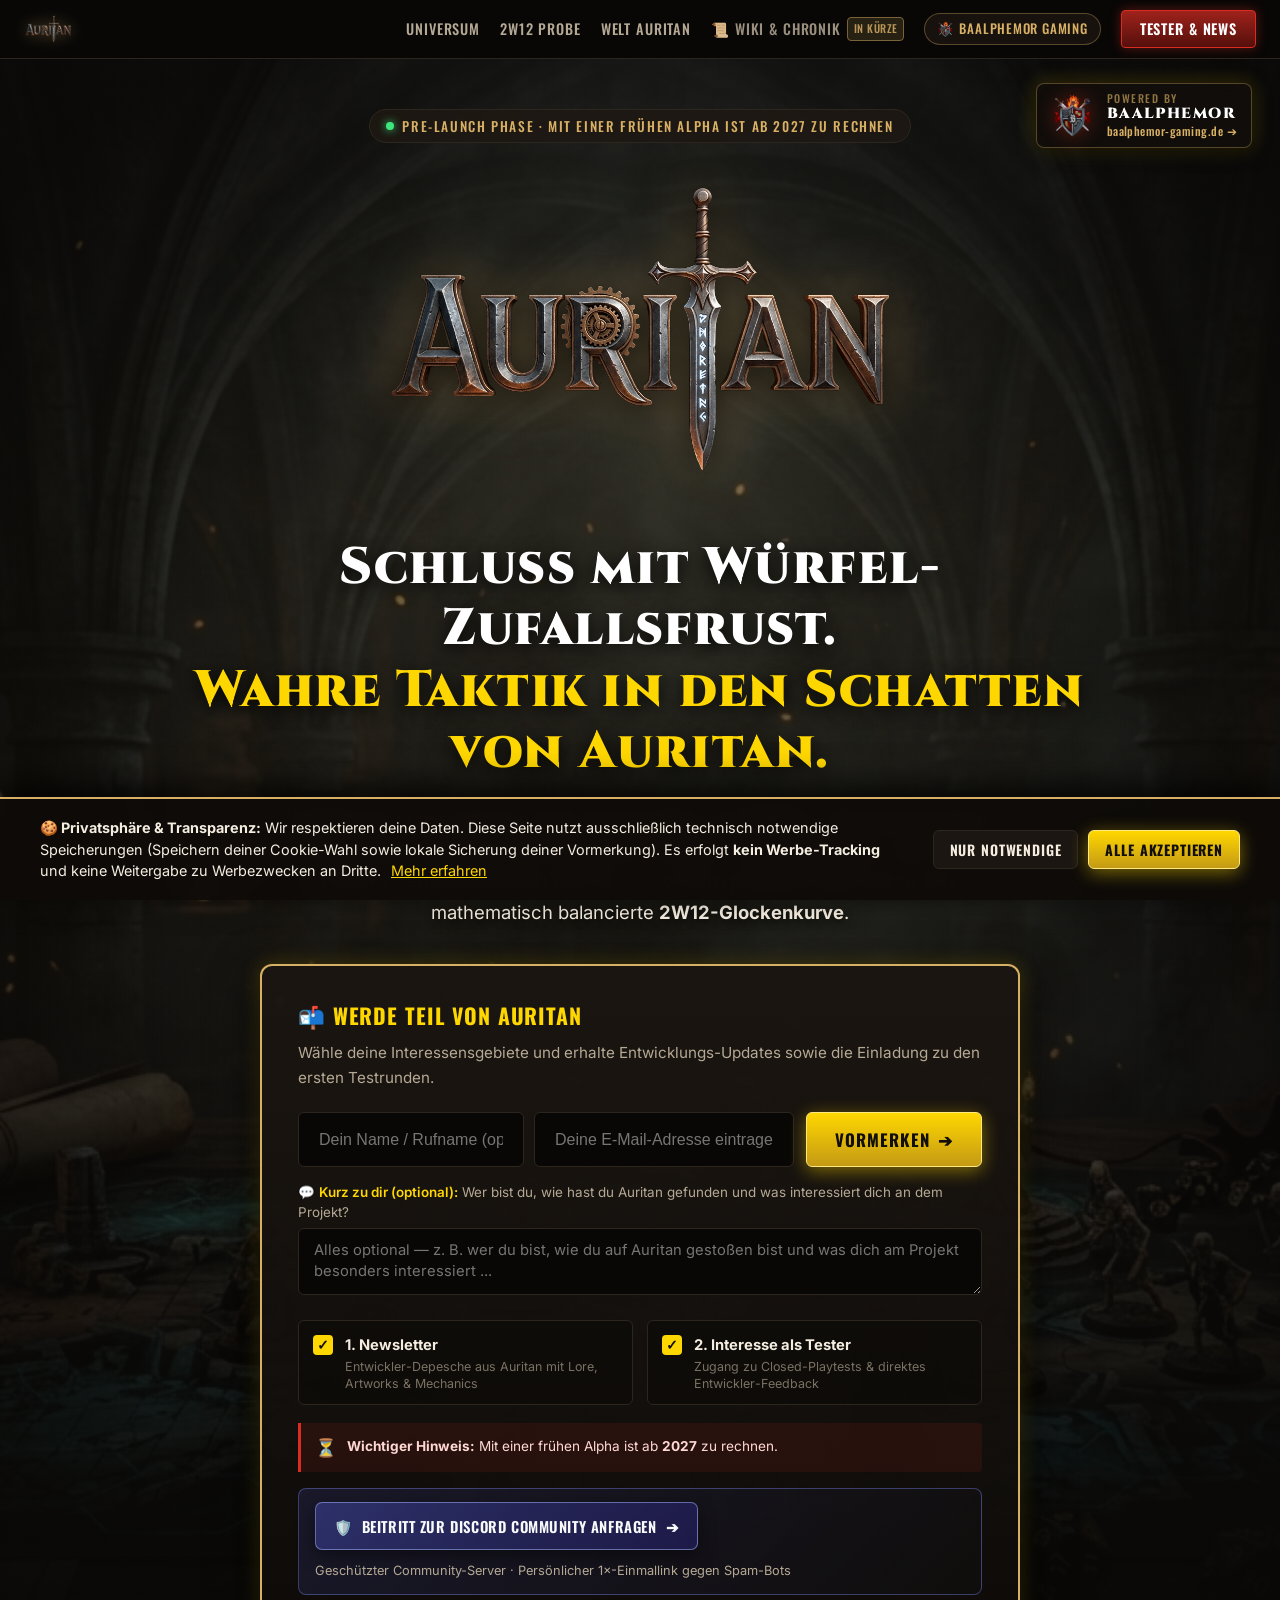
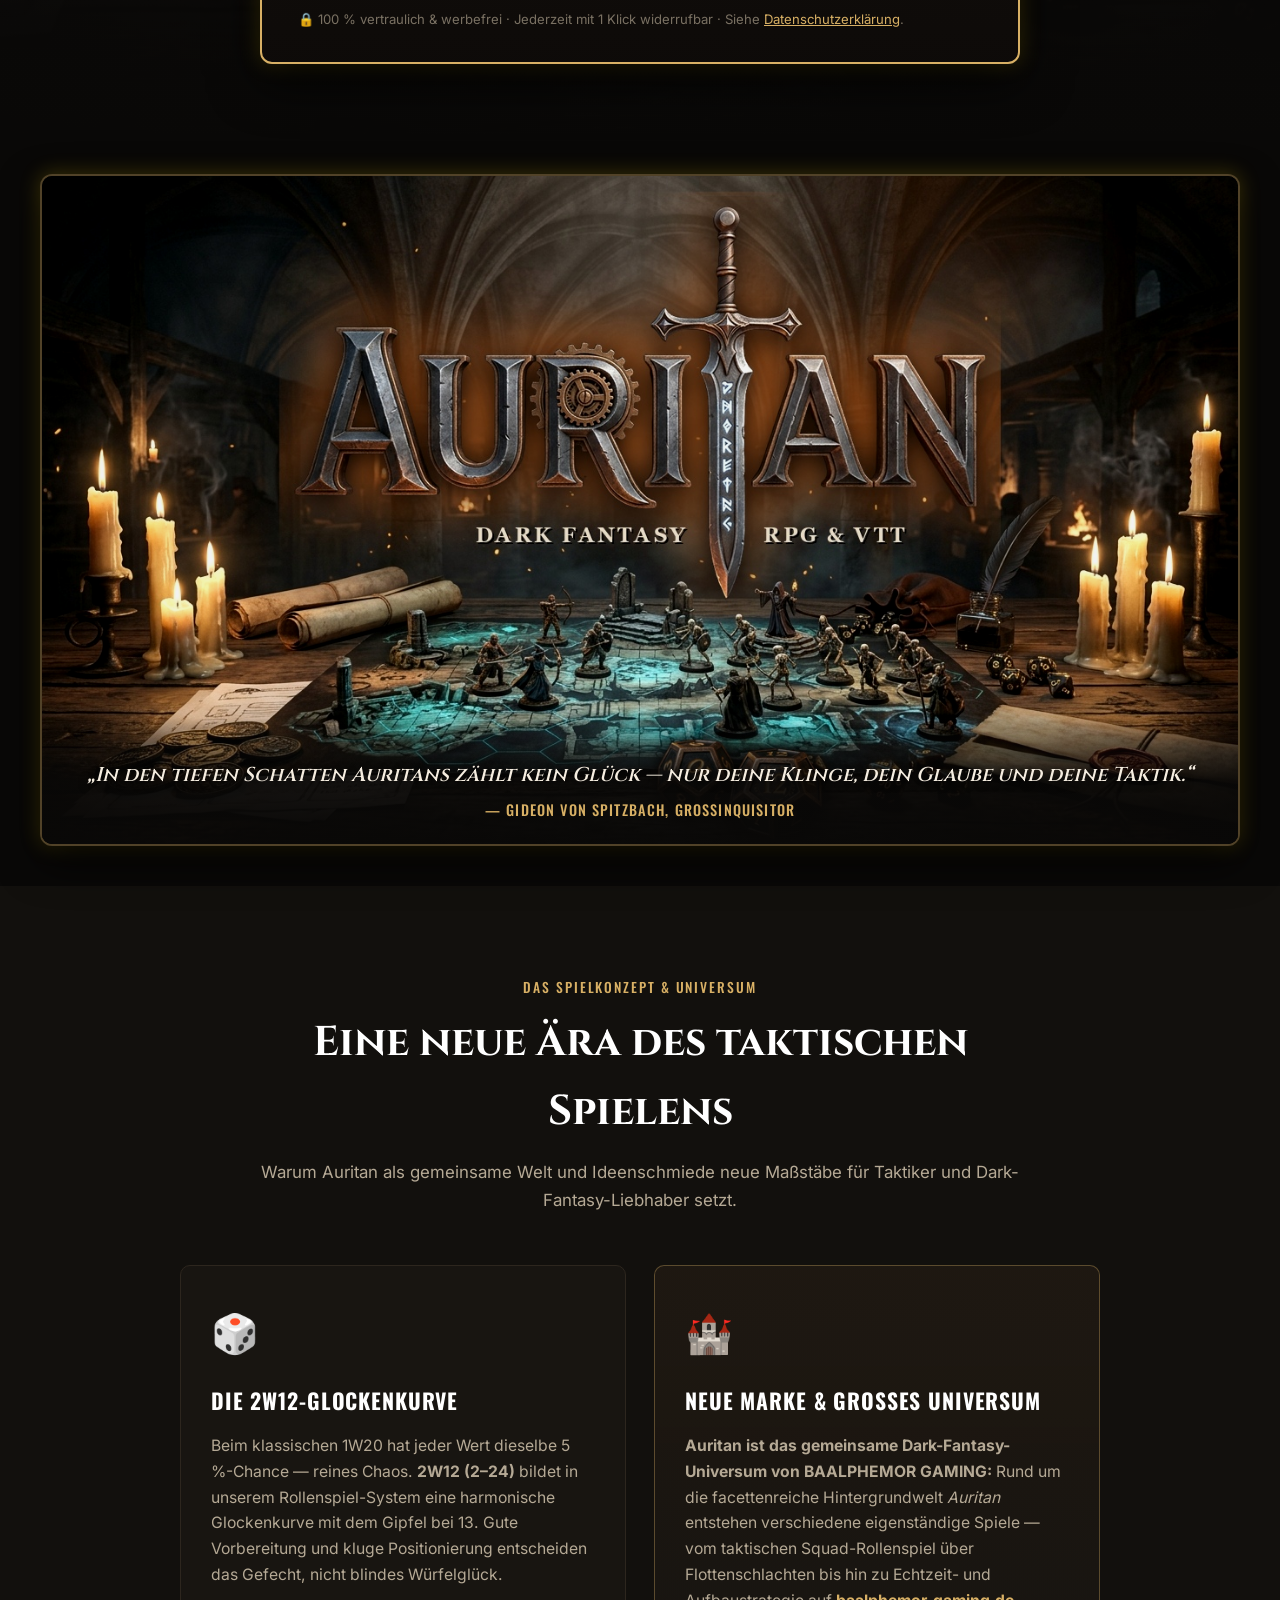
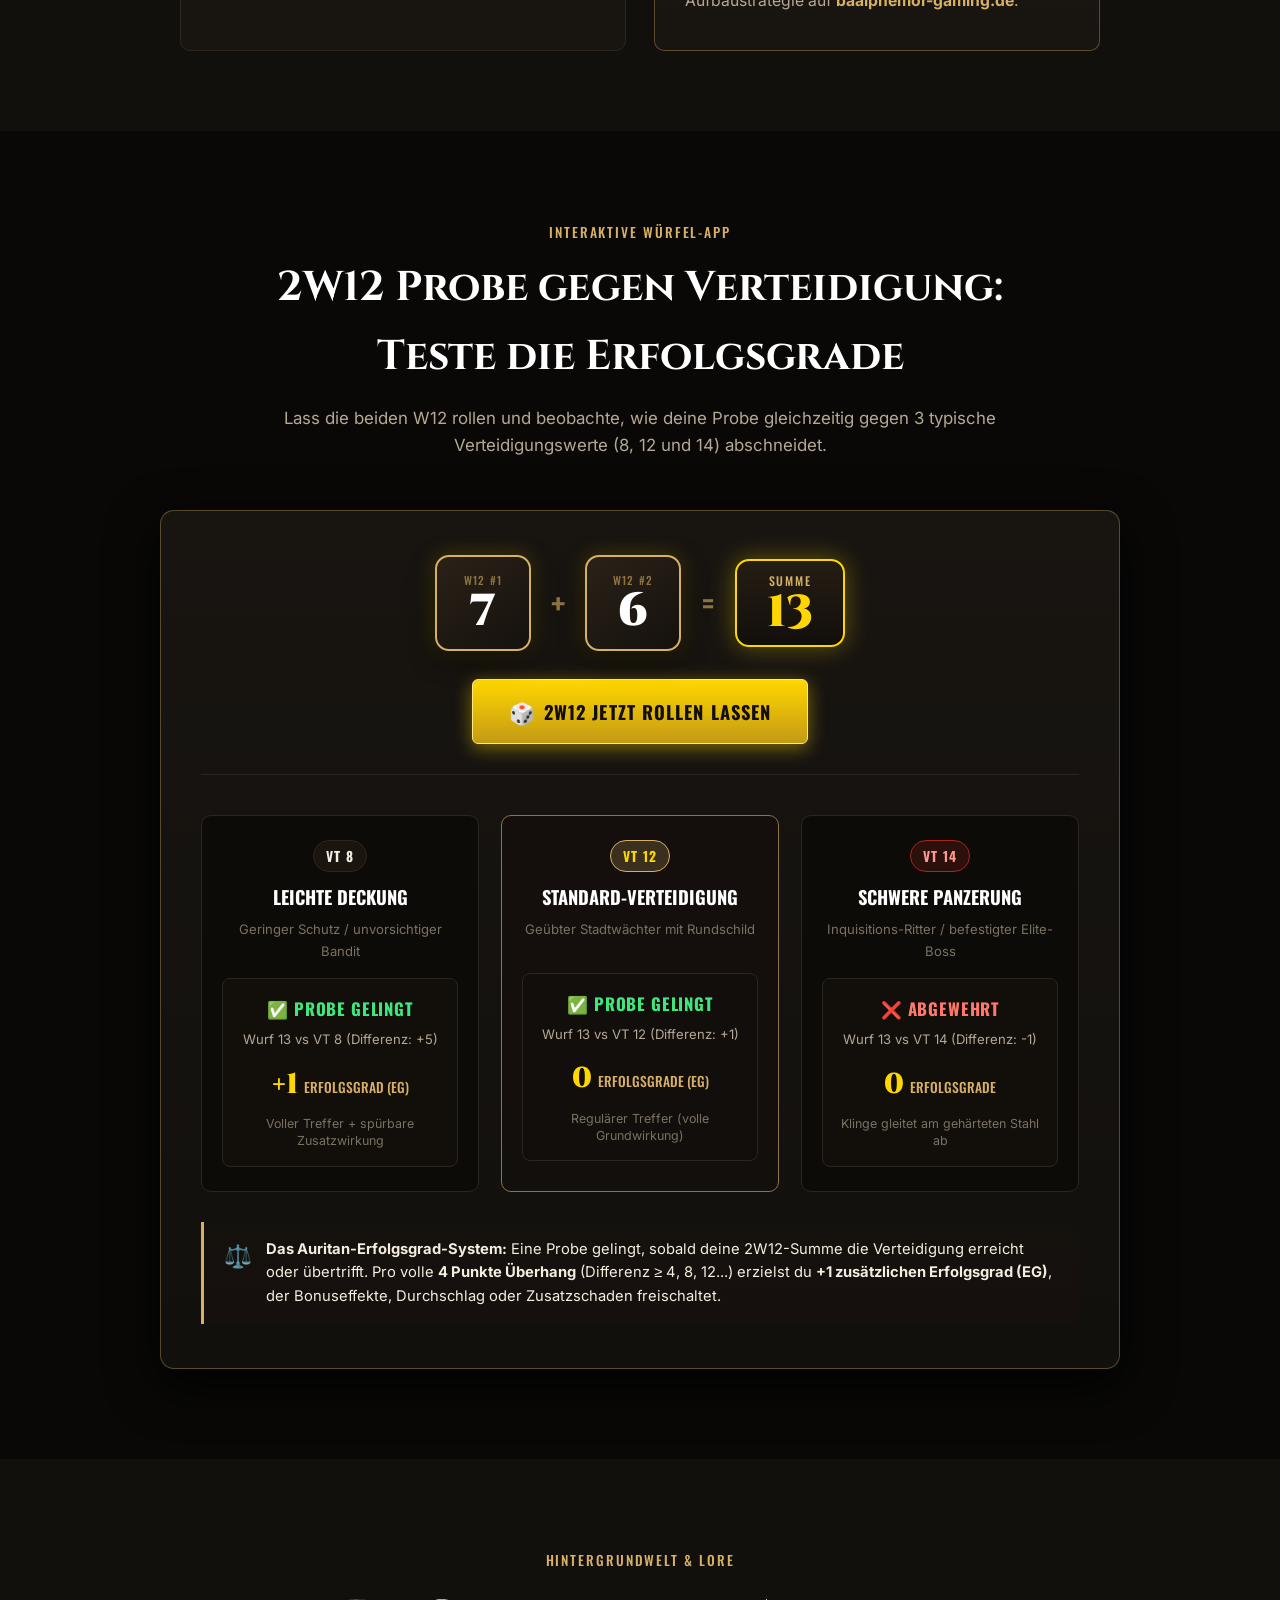
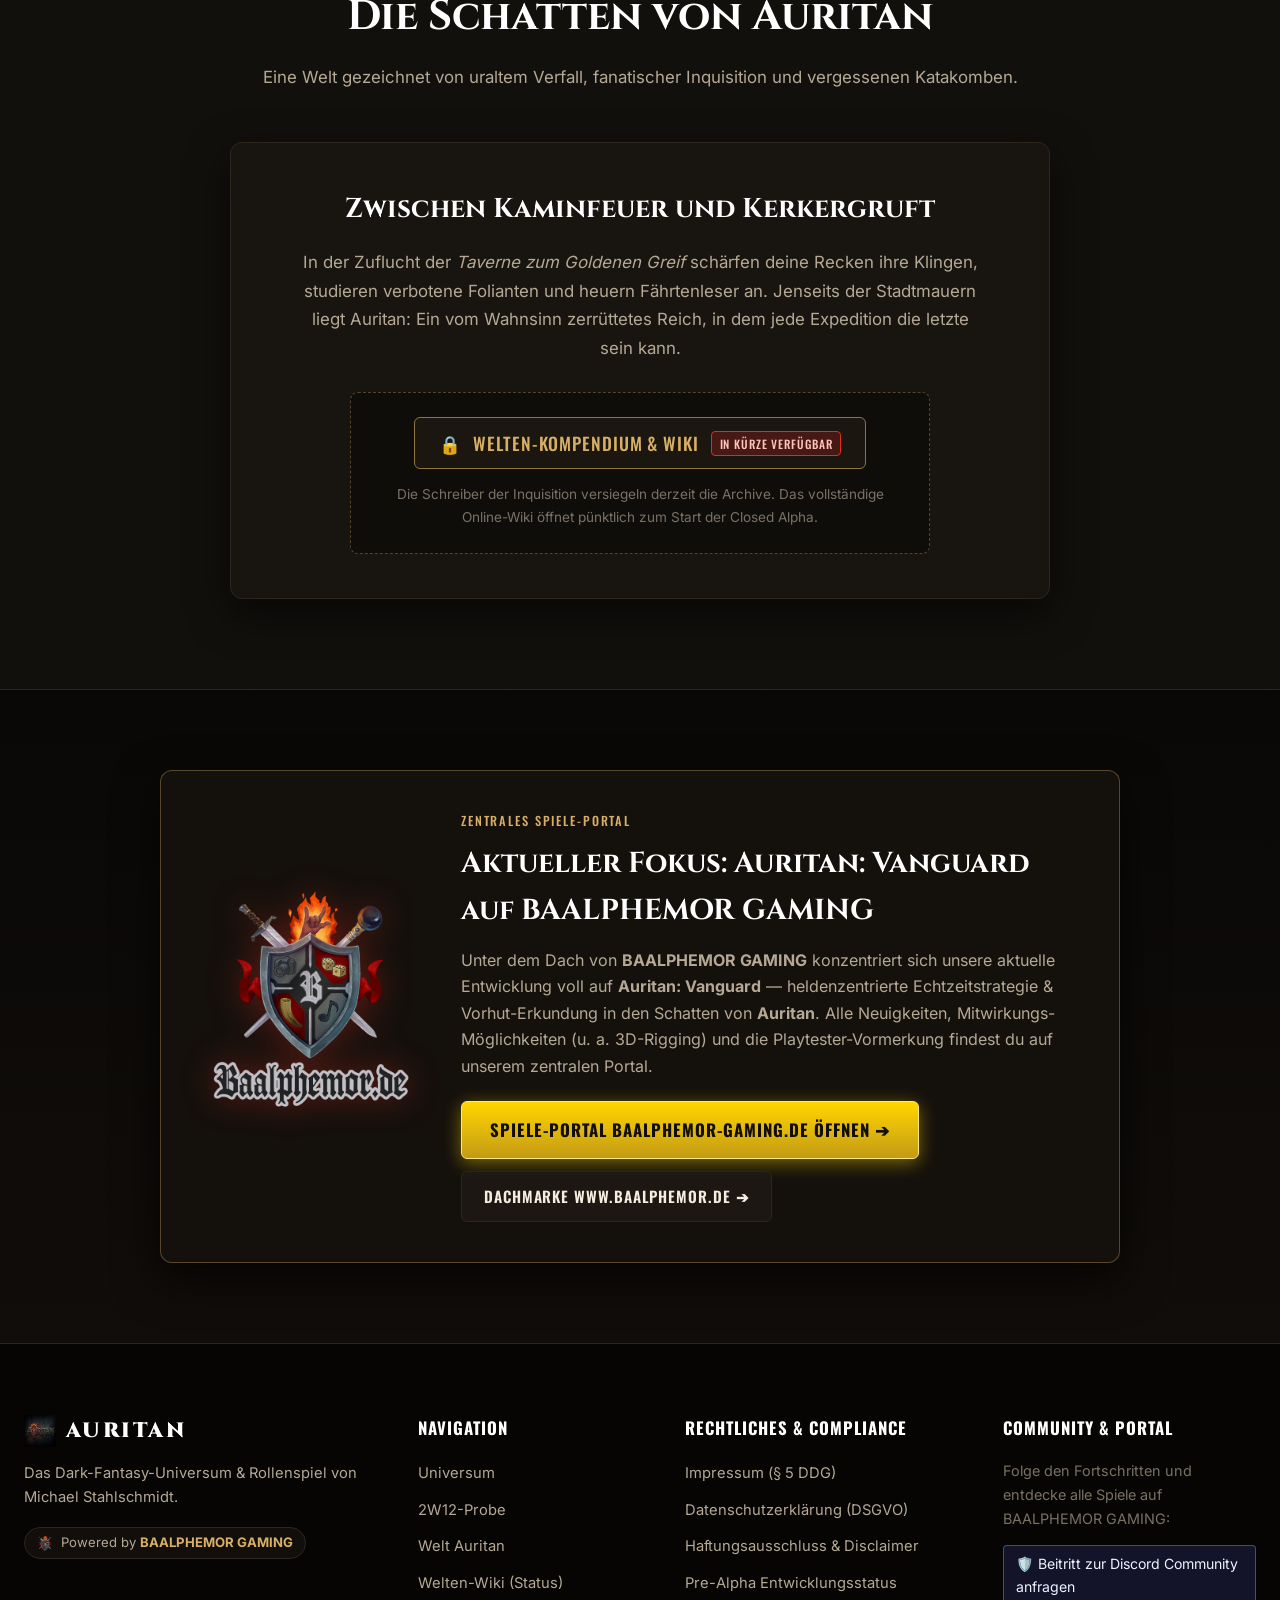
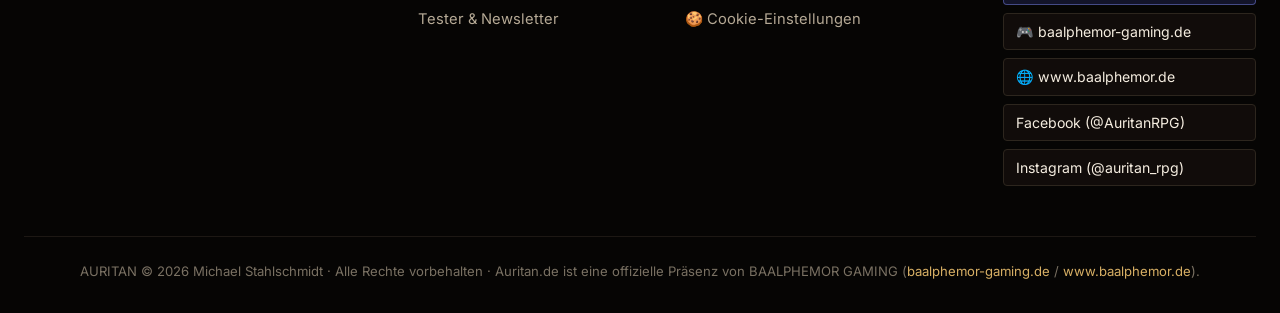
<file: index.html>
<!DOCTYPE html>
<html lang="de">
<head>
  <meta charset="UTF-8">
  <meta name="viewport" content="width=device-width, initial-scale=1.0">
  <title>Auritan — Dark Fantasy Universum & Rollenspiel | Powered by BAALPHEMOR GAMING</title>
  <meta name="description" content="Auritan ist das düstere Dark-Fantasy-Universum von BAALPHEMOR GAMING — Heimat taktischer Rollenspiele mit 2W12-Glockenkurve, Flottenschlachten und Strategie.">
  <meta name="keywords" content="Auritan, Auritan Vanguard, BAALPHEMOR, BAALPHEMOR GAMING, Dark Fantasy, 2W12, Taktik, Echtzeitstrategie, Strategie">
  
  <!-- Open Graph / Meta -->
  <meta property="og:type" content="website">
  <meta property="og:url" content="https://auritan.de">
  <meta property="og:title" content="Auritan — Dark Fantasy Universum & Rollenspiel">
  <meta property="og:description" content="Düsteres Dark-Fantasy-Universum & taktisches Rollenspiel mit 2W12-Glockenkurve. Mit einer frühen Alpha ist ab 2027 zu rechnen!">
  <meta property="og:image" content="assets/meta_cover_banner_v2.jpg">

  <link rel="icon" type="image/png" href="assets/auritan_logo.png">
  <link rel="stylesheet" href="style.css?v=20261027_dc1">
  
  <!-- Google Fonts: Cinzel für Grimdark-Epik, Oswald für Markantes, Inter für Lesbarkeit -->
  <link rel="stylesheet" href="assets/fonts/fonts.css">
</head>
<body>

  <!-- Navigation -->
  <header class="site-header">
    <div class="nav-container">
      <a href="#" class="brand-logo" title="Auritan Home">
        <img src="assets/auritan_wordmark_master.png" alt="AURITAN" class="brand-wordmark-nav">
      </a>

      <nav class="nav-links">
        <a href="#features">Universum</a>
        <a href="#simulator">2W12 Probe</a>
        <a href="#welt">Welt Auritan</a>
        <a href="#" id="nav-wiki-btn" class="nav-wiki-link" title="Archive noch versiegelt">
          📜 Wiki & Chronik <span class="badge-soon">In Kürze</span>
        </a>
        <a href="https://baalphemor-gaming.de" target="_blank" rel="noopener" class="nav-balphemor-pill" title="Besuche das BAALPHEMOR GAMING Portal baalphemor-gaming.de">
          <img src="assets/balphemor_shield.png" alt="BAALPHEMOR" class="nav-pill-shield">
          <span>BAALPHEMOR GAMING</span>
        </a>
        <a href="#alpha" class="nav-btn-highlight">Tester & News</a>
      </nav>

      <!-- Mobile Hamburger -->
      <button class="mobile-menu-toggle" id="mobile-menu-btn" aria-label="Menü öffnen">
        <span></span><span></span><span></span>
      </button>
    </div>
  </header>

  <!-- Mobile Drawer -->
  <div class="mobile-drawer" id="mobile-drawer">
    <nav class="mobile-nav-links">
      <a href="#features" class="mobile-link">Universum</a>
      <a href="#simulator" class="mobile-link">2W12 Probe</a>
      <a href="#welt" class="mobile-link">Welt Auritan</a>
      <a href="#" class="mobile-link" id="mobile-wiki-btn">📜 Wiki & Chronik (In Kürze)</a>
      <a href="https://baalphemor-gaming.de" target="_blank" rel="noopener" class="mobile-link balphemor-special">
        <img src="assets/balphemor_shield.png" alt="BAALPHEMOR" style="width:22px; vertical-align:middle; margin-right:8px;">
        Powered by BAALPHEMOR GAMING (baalphemor-gaming.de)
      </a>
      <a href="#alpha" class="btn-primary mobile-link" style="text-align:center; margin-top:12px;">Tester werden / Newsletter</a>
      <a href="https://www.baalphemor.de/discord/?world=gaming&amp;from=auritan.de" target="_blank" rel="noopener noreferrer" class="btn-discord-request mobile-link" style="justify-content:center; margin-top:6px;">
        <span>🛡️ Beitritt zur Discord Community anfragen</span>
        <span class="btn-arrow">➔</span>
      </a>
    </nav>
  </div>

  <main>
    <!-- Hero Section -->
    <section class="hero-section">
      <div class="hero-backdrop"></div>
      <div class="hero-overlay"></div>
      
      <!-- Dezentes, seitliches BAALPHEMOR Siegel -->
      <aside class="side-balphemor-badge" aria-label="Dachmarke BAALPHEMOR">
        <a href="https://baalphemor-gaming.de" target="_blank" rel="noopener" class="side-badge-inner" title="Zum Spieleportal baalphemor-gaming.de">
          <img src="assets/balphemor_shield.png" alt="BAALPHEMOR Siegel" class="side-badge-shield">
          <div class="side-badge-text">
            <span class="side-badge-prefix">POWERED BY</span>
            <span class="side-badge-brand">BAALPHEMOR</span>
            <span class="side-badge-url">baalphemor-gaming.de ➔</span>
          </div>
        </a>
      </aside>

      <div class="hero-content">
        <div class="hero-status-pill">
          <span class="status-dot"></span> Pre-Launch Phase · Mit einer frühen Alpha ist ab 2027 zu rechnen
        </div>

        <!-- Losgelöster grafischer PNG-Schriftzug -->
        <div class="hero-branding-block">
          <div class="hero-wordmark-wrap">
            <img src="assets/auritan_wordmark_master.png" alt="AURITAN" class="hero-wordmark-img">
          </div>
        </div>

        <h1 class="hero-title">
          Schluss mit Würfel-Zufallsfrust.<br>
          <span class="text-gold">Wahre Taktik in den Schatten von Auritan.</span>
        </h1>

        <p class="hero-lead">
          Willkommen in der düsteren Dark-Fantasy-Welt von <strong>Auritan</strong> — dem gemeinsamen Universum der Spiele von <a href="https://baalphemor-gaming.de" target="_blank" rel="noopener"><strong>BAALPHEMOR GAMING</strong></a>. 
          Kein W20-Chaos, keine Frust-Patzer im entscheidenden Moment — sondern planbare Taktik durch eine mathematisch balancierte <strong>2W12-Glockenkurve</strong>.
        </p>

        <!-- Primary Lead Capture Box mit 2 Optionen & 2027 Hinweis -->
        <div class="lead-box" id="alpha">
          <div class="lead-box-header">
            <h3>📬 Werde Teil von Auritan</h3>
            <p>Wähle deine Interessensgebiete und erhalte Entwicklungs-Updates sowie die Einladung zu den ersten Testrunden.</p>
          </div>
          
          <form class="lead-form" id="signup-form">
            <div class="lead-input-row">
              <div class="lead-input-fields">
                <input type="text" id="name-input" placeholder="Dein Name / Rufname (optional)" autocomplete="name" maxlength="120">
                <input type="email" id="email-input" placeholder="Deine E-Mail-Adresse eintragen..." required autocomplete="email">
              </div>
              <input type="text" name="website" id="hp-website" tabindex="-1" autocomplete="off" aria-hidden="true" style="position:absolute; left:-9999px; opacity:0; pointer-events:none;">
              <button type="submit" class="btn-primary">
                <span>Vormerken</span>
                <span class="btn-arrow">➔</span>
              </button>
            </div>

            <div class="lead-intro-note-wrap">
              <label for="intro-note-input" class="lead-intro-note-label">💬 <strong>Kurz zu dir (optional):</strong> Wer bist du, wie hast du Auritan gefunden und was interessiert dich an dem Projekt?</label>
              <textarea id="intro-note-input" rows="2" maxlength="1000" placeholder="Alles optional — z. B. wer du bist, wie du auf Auritan gestoßen bist und was dich am Projekt besonders interessiert ..."></textarea>
            </div>

            <!-- Die beiden Auswahl-Optionen -->
            <div class="lead-options-grid">
              <label class="lead-option-label">
                <input type="checkbox" id="opt-newsletter" name="lead_interests" value="newsletter" checked>
                <span class="custom-checkbox"></span>
                <span class="option-content">
                  <strong>1. Newsletter</strong>
                  <span class="option-desc">Entwickler-Depesche aus Auritan mit Lore, Artworks & Mechanics</span>
                </span>
              </label>

              <label class="lead-option-label">
                <input type="checkbox" id="opt-tester" name="lead_interests" value="tester" checked>
                <span class="custom-checkbox"></span>
                <span class="option-content">
                  <strong>2. Interesse als Tester</strong>
                  <span class="option-desc">Zugang zu Closed-Playtests & direktes Entwickler-Feedback</span>
                </span>
              </label>
            </div>

            <!-- Klarer Zeitplan-Hinweis -->
            <div class="tester-timeline-notice">
              <span class="notice-icon">⏳</span>
              <span class="notice-text"><strong>Wichtiger Hinweis:</strong> Mit einer frühen Alpha ist ab <strong>2027</strong> zu rechnen.</span>
            </div>

            <div class="lead-discord-cta-row">
              <a href="https://www.baalphemor.de/discord/?world=gaming&amp;from=auritan.de" target="_blank" rel="noopener noreferrer" id="auritan-discord-request-btn" class="btn-discord-request">
                <span class="discord-btn-shield">🛡️</span>
                <span>Beitritt zur Discord Community anfragen</span>
                <span class="btn-arrow">➔</span>
              </a>
              <span class="lead-discord-hint">Geschützter Community-Server · Persönlicher 1×-Einmallink gegen Spam-Bots</span>
            </div>
          </form>

          <p class="lead-footnote">
            🔒 100 % vertraulich & werbefrei · Jederzeit mit 1 Klick widerrufbar · Siehe <a href="#" class="open-privacy-link">Datenschutzerklärung</a>.
          </p>
          <div class="lead-feedback" id="lead-feedback" role="alert" aria-live="polite"></div>
        </div>
      </div>
    </section>

    <!-- Visual Cinematic Showcase Banner -->
    <section class="cinematic-showcase">
      <div class="section-container">
        <div class="showcase-frame">
          <img src="assets/meta_cover_banner_v2.jpg" alt="Auritan Dark Fantasy Banner" class="showcase-banner-img">
          <div class="showcase-caption">
            <p class="quote-text">„In den tiefen Schatten Auritans zählt kein Glück — nur deine Klinge, dein Glaube und deine Taktik.“</p>
            <span class="quote-author">— Gideon von Spitzbach, Großinquisitor</span>
          </div>
        </div>
      </div>
    </section>

    <!-- Die 2 Kern-Säulen (ohne generelles Hex-Panel, da nicht alle Auritan-Systeme Hexfelder nutzen) -->
    <section class="features-section" id="features">
      <div class="section-container">
        <div class="section-header">
          <p class="section-kicker">Das Spielkonzept & Universum</p>
          <h2>Eine neue Ära des taktischen Spielens</h2>
          <p class="section-lead">Warum Auritan als gemeinsame Welt und Ideenschmiede neue Maßstäbe für Taktiker und Dark-Fantasy-Liebhaber setzt.</p>
        </div>

        <div class="features-grid-2">
          <article class="feature-card">
            <div class="feature-icon">🎲</div>
            <h3>Die 2W12-Glockenkurve</h3>
            <p>
              Beim klassischen 1W20 hat jeder Wert dieselbe 5 %-Chance — reines Chaos. <strong>2W12 (2–24)</strong> bildet in unserem Rollenspiel-System eine harmonische Glockenkurve mit dem Gipfel bei 13. Gute Vorbereitung und kluge Positionierung entscheiden das Gefecht, nicht blindes Würfelglück.
            </p>
          </article>

          <article class="feature-card highlight-card">
            <div class="feature-icon">🏰</div>
            <h3>Neue Marke & Großes Universum</h3>
            <p>
              <strong>Auritan ist das gemeinsame Dark-Fantasy-Universum von BAALPHEMOR GAMING:</strong> Rund um die facettenreiche Hintergrundwelt <em>Auritan</em> entstehen verschiedene eigenständige Spiele — vom taktischen Squad-Rollenspiel über Flottenschlachten bis hin zu Echtzeit- und Aufbaustrategie auf <a href="https://baalphemor-gaming.de" target="_blank" rel="noopener"><strong>baalphemor-gaming.de</strong></a>.
            </p>
          </article>
        </div>
      </div>
    </section>

    <!-- Interaktiver Würfel-App Simulator: Rollende 2W12 vs 3 Verteidigungswerte 8, 12, 14 -->
    <section class="simulator-section" id="simulator">
      <div class="section-container">
        <div class="section-header">
          <p class="section-kicker">Interaktive Würfel-App</p>
          <h2>2W12 Probe gegen Verteidigung: Teste die Erfolgsgrade</h2>
          <p class="section-lead">Lass die beiden W12 rollen und beobachte, wie deine Probe gleichzeitig gegen 3 typische Verteidigungswerte (8, 12 und 14) abschneidet.</p>
        </div>

        <div class="dice-app-container">
          <!-- Roll Area mit rollenden Würfeln -->
          <div class="dice-stage">
            <div class="dice-pair" id="dice-pair">
              <!-- Würfel 1 -->
              <div class="die-3d-box" id="die-1">
                <div class="die-inner">
                  <span class="die-face-label">W12 #1</span>
                  <span class="die-val" id="die-1-val">7</span>
                </div>
              </div>
              <!-- Plus Zeichen -->
              <div class="dice-plus">+</div>
              <!-- Würfel 2 -->
              <div class="die-3d-box" id="die-2">
                <div class="die-inner">
                  <span class="die-face-label">W12 #2</span>
                  <span class="die-val" id="die-2-val">6</span>
                </div>
              </div>
              <!-- Gleichheitszeichen & Summe -->
              <div class="dice-equals">=</div>
              <div class="dice-total-badge" id="dice-total-box">
                <span class="total-label">SUMME</span>
                <span class="total-val" id="dice-total-val">13</span>
              </div>
            </div>

            <!-- Roll Button -->
            <div class="dice-action-wrap">
              <button type="button" id="roll-action-btn" class="btn-primary btn-roll-dice">
                <span class="roll-icon">🎲</span>
                <span>2W12 jetzt rollen lassen</span>
              </button>
            </div>
          </div>

          <!-- Die 3 Verteidigungs-Beispiele (8, 12, 14) mit Erfolgsgraden -->
          <div class="defense-eval-grid">
            <!-- Beispiel 1: Verteidigung 8 -->
            <div class="defense-card" id="def-card-8">
              <div class="defense-card-header">
                <span class="def-target-badge">VT 8</span>
                <h4>Leichte Deckung</h4>
              </div>
              <p class="def-desc">Geringer Schutz / unvorsichtiger Bandit</p>
              <div class="def-outcome-box" id="outcome-8">
                <div class="outcome-status is-hit">✅ Probe Gelingt</div>
                <div class="outcome-margin">Wurf 13 vs VT 8 (Differenz: +5)</div>
                <div class="outcome-eg">
                  <span class="eg-number">+1</span>
                  <span class="eg-text">Erfolgsgrad (EG)</span>
                </div>
                <div class="outcome-hint">Voller Treffer + spürbare Zusatzwirkung</div>
              </div>
            </div>

            <!-- Beispiel 2: Verteidigung 12 -->
            <div class="defense-card is-primary" id="def-card-12">
              <div class="defense-card-header">
                <span class="def-target-badge target-gold">VT 12</span>
                <h4>Standard-Verteidigung</h4>
              </div>
              <p class="def-desc">Geübter Stadtwächter mit Rundschild</p>
              <div class="def-outcome-box" id="outcome-12">
                <div class="outcome-status is-hit">✅ Probe Gelingt</div>
                <div class="outcome-margin">Wurf 13 vs VT 12 (Differenz: +1)</div>
                <div class="outcome-eg">
                  <span class="eg-number">0</span>
                  <span class="eg-text">Erfolgsgrade (EG)</span>
                </div>
                <div class="outcome-hint">Regulärer Treffer (volle Grundwirkung)</div>
              </div>
            </div>

            <!-- Beispiel 3: Verteidigung 14 -->
            <div class="defense-card" id="def-card-14">
              <div class="defense-card-header">
                <span class="def-target-badge target-blood">VT 14</span>
                <h4>Schwere Panzerung</h4>
              </div>
              <p class="def-desc">Inquisitions-Ritter / befestigter Elite-Boss</p>
              <div class="def-outcome-box" id="outcome-14">
                <div class="outcome-status is-miss">❌ Abgewehrt</div>
                <div class="outcome-margin">Wurf 13 vs VT 14 (Differenz: -1)</div>
                <div class="outcome-eg">
                  <span class="eg-number">0</span>
                  <span class="eg-text">Erfolgsgrade</span>
                </div>
                <div class="outcome-hint">Klinge gleitet am gehärteten Stahl ab</div>
              </div>
            </div>
          </div>

          <!-- Auritan Erfolgsgrad-Erklärung -->
          <div class="simulator-rule-banner">
            <span class="rule-icon">⚖️</span>
            <div class="rule-content">
              <strong>Das Auritan-Erfolgsgrad-System:</strong>
              Eine Probe gelingt, sobald deine 2W12-Summe die Verteidigung erreicht oder übertrifft. 
              Pro volle <strong>4 Punkte Überhang</strong> (Differenz ≥ 4, 8, 12...) erzielst du <strong>+1 zusätzlichen Erfolgsgrad (EG)</strong>, der Bonuseffekte, Durchschlag oder Zusatzschaden freischaltet.
            </div>
          </div>
        </div>
      </div>
    </section>

    <!-- Welt & Wiki Teaser -->
    <section class="hub-preview-section" id="welt">
      <div class="section-container">
        <div class="section-header">
          <p class="section-kicker">Hintergrundwelt & Lore</p>
          <h2>Die Schatten von Auritan</h2>
          <p class="section-lead">Eine Welt gezeichnet von uraltem Verfall, fanatischer Inquisition und vergessenen Katakomben.</p>
        </div>

        <div class="hub-preview-card">
          <div class="hub-text">
            <h3>Zwischen Kaminfeuer und Kerkergruft</h3>
            <p>
              In der Zuflucht der <em>Taverne zum Goldenen Greif</em> schärfen deine Recken ihre Klingen, studieren verbotene Folianten und heuern Fährtenleser an. 
              Jenseits der Stadtmauern liegt Auritan: Ein vom Wahnsinn zerrüttetes Reich, in dem jede Expedition die letzte sein kann.
            </p>
            
            <div class="wiki-action-block">
              <button type="button" class="btn-wiki-locked" id="wiki-teaser-btn">
                <span class="lock-icon">🔒</span>
                <span>Welten-Kompendium & Wiki</span>
                <span class="locked-tag">In Kürze verfügbar</span>
              </button>
              <p class="wiki-subtext">Die Schreiber der Inquisition versiegeln derzeit die Archive. Das vollständige Online-Wiki öffnet pünktlich zum Start der Closed Alpha.</p>
            </div>
          </div>
        </div>
      </div>
    </section>

    <!-- BAALPHEMOR GAMING Dachmarke & Co-Branding -->
    <section class="umbrella-section">
      <div class="section-container">
        <div class="umbrella-card">
          <div class="umbrella-logo-col">
            <a href="https://baalphemor-gaming.de" target="_blank" rel="noopener">
              <img src="assets/balphemor_de_logo.png" alt="BAALPHEMOR GAMING Logo" class="umbrella-balphemor-logo">
            </a>
          </div>
          <div class="umbrella-text-col">
            <div class="umbrella-badge">ZENTRALES SPIELE-PORTAL</div>
            <h2>Aktueller Fokus: Auritan: Vanguard auf BAALPHEMOR GAMING</h2>
            <!-- Vorerst ausgeblendet: Grid of Fate, Broadside & Empires (für spätere Phasen bewahrt) -->
            <p>
              Unter dem Dach von <strong>BAALPHEMOR GAMING</strong> konzentriert sich unsere aktuelle Entwicklung voll auf <strong>Auritan: Vanguard</strong> — heldenzentrierte Echtzeitstrategie & Vorhut-Erkundung in den Schatten von <strong>Auritan</strong>. Alle Neuigkeiten, Mitwirkungs-Möglichkeiten (u. a. 3D-Rigging) und die Playtester-Vormerkung findest du auf unserem zentralen Portal.
            </p>
            <div class="umbrella-actions" style="display:flex; gap:12px; flex-wrap:wrap;">
              <a href="https://baalphemor-gaming.de" target="_blank" rel="noopener" class="btn-primary">
                Spiele-Portal baalphemor-gaming.de öffnen ➔
              </a>
              <a href="https://www.baalphemor.de" target="_blank" rel="noopener" class="btn-secondary">
                Dachmarke www.baalphemor.de ➔
              </a>
            </div>
          </div>
        </div>
      </div>
    </section>
  </main>

  <!-- Footer mit rechtlicher Absicherung -->
  <footer class="site-footer">
    <div class="footer-container">
      <div class="footer-col brand-col">
        <div class="footer-brand">
          <img src="assets/auritan_logo.png" alt="Auritan" class="footer-logo">
          <span class="footer-brand-title">AURITAN</span>
        </div>
        <p class="footer-tagline">
          Das Dark-Fantasy-Universum & Rollenspiel von Michael Stahlschmidt.
        </p>
        <div class="footer-powered">
          <img src="assets/balphemor_shield.png" alt="BAALPHEMOR Shield" class="footer-shield-mini">
          <span>Powered by <a href="https://baalphemor-gaming.de" target="_blank" rel="noopener"><strong>BAALPHEMOR GAMING</strong></a></span>
        </div>
      </div>

      <div class="footer-col">
        <h4>Navigation</h4>
        <ul class="footer-nav">
          <li><a href="#features">Universum</a></li>
          <li><a href="#simulator">2W12-Probe</a></li>
          <li><a href="#welt">Welt Auritan</a></li>
          <li><a href="#" class="open-wiki-modal-link">Welten-Wiki (Status)</a></li>
          <li><a href="#alpha">Tester & Newsletter</a></li>
        </ul>
      </div>

      <div class="footer-col">
        <h4>Rechtliches & Compliance</h4>
        <ul class="footer-nav">
          <li><a href="#" class="modal-trigger" data-modal="modal-impressum">Impressum (§ 5 DDG)</a></li>
          <li><a href="#" class="modal-trigger" data-modal="modal-datenschutz">Datenschutzerklärung (DSGVO)</a></li>
          <li><a href="#" class="modal-trigger" data-modal="modal-disclaimer">Haftungsausschluss & Disclaimer</a></li>
          <li><a href="#" class="modal-trigger" data-modal="modal-wiki-notice">Pre-Alpha Entwicklungsstatus</a></li>
          <li><a href="#" id="open-cookie-settings-btn">🍪 Cookie-Einstellungen</a></li>
        </ul>
      </div>

      <div class="footer-col">
        <h4>Community & Portal</h4>
        <p class="footer-subtext">Folge den Fortschritten und entdecke alle Spiele auf BAALPHEMOR GAMING:</p>
        <div class="footer-social-links">
          <a href="https://www.baalphemor.de/discord/?world=gaming&amp;from=auritan.de" target="_blank" rel="noopener noreferrer" class="footer-pill-link footer-pill-discord">🛡️ Beitritt zur Discord Community anfragen</a>
          <a href="https://baalphemor-gaming.de" target="_blank" rel="noopener" class="footer-pill-link">🎮 baalphemor-gaming.de</a>
          <a href="https://www.baalphemor.de" target="_blank" rel="noopener" class="footer-pill-link">🌐 www.baalphemor.de</a>
          <a href="https://facebook.com/AuritanRPG" target="_blank" rel="noopener" class="footer-pill-link">Facebook (@AuritanRPG)</a>
          <a href="https://instagram.com/auritan_rpg" target="_blank" rel="noopener" class="footer-pill-link">Instagram (@auritan_rpg)</a>
        </div>
      </div>
    </div>

    <div class="footer-bottom">
      <div class="footer-bottom-inner">
        <p>AURITAN © 2026 Michael Stahlschmidt · Alle Rechte vorbehalten · Auritan.de ist eine offizielle Präsenz von BAALPHEMOR GAMING (<a href="https://baalphemor-gaming.de" target="_blank" rel="noopener">baalphemor-gaming.de</a> / <a href="https://www.baalphemor.de" target="_blank" rel="noopener">www.baalphemor.de</a>).</p>
      </div>
    </div>
  </footer>

  <!-- ========================================================
       MODALS: RECHTLICHE TEXTE & STATUS
       ======================================================== -->

  <!-- Modal 1: Impressum -->
  <div class="modal-overlay" id="modal-impressum" role="dialog" aria-modal="true" aria-labelledby="modal-impressum-title">
    <div class="modal-card">
      <div class="modal-header">
        <h3 id="modal-impressum-title">Impressum</h3>
        <button class="modal-close" aria-label="Schließen">&times;</button>
      </div>
      <div class="modal-body">
        <p class="legal-stand" style="color: var(--text-muted); font-size: 0.9rem; margin-bottom: 1rem;">Stand: 27. Oktober 2026</p>
        <h4>Angaben gemäß § 5 DDG (Digitale-Dienste-Gesetz):</h4>
        <p>
          <strong>Michael Stahlschmidt</strong> (BAALPHEMOR)<br>
          Limbecker Straße 13<br>
          44388 Dortmund<br>
          Deutschland
        </p>

        <h4>Kontakt:</h4>
        <p>
          Telefon: <a href="tel:+491704003003">+49 170 4003003</a><br>
          E-Mail: <a href="mailto:info@baalphemor.de">info@baalphemor.de</a><br>
          Web: <a href="https://auritan.de" target="_blank" rel="noopener">https://auritan.de</a><br>
          Gaming-Portal: <a href="https://baalphemor-gaming.de" target="_blank" rel="noopener">https://baalphemor-gaming.de</a>
        </p>

        <h4>Umsatzsteuer:</h4>
        <p>
          Kleinunternehmer gemäß § 19 UStG (es wird keine Umsatzsteuer ausgewiesen, sofern nicht ausdrücklich anders angegeben).
        </p>

        <h4>Verantwortlich für den Inhalt nach § 18 Abs. 2 MStV:</h4>
        <p>
          Michael Stahlschmidt<br>
          Limbecker Straße 13<br>
          44388 Dortmund
        </p>

        <h4>Verbraucherstreitbeilegung (§ 36 VSBG):</h4>
        <p>
          Wir sind nicht bereit oder verpflichtet, an Streitbeilegungsverfahren vor einer Verbraucherschlichtungsstelle teilzunehmen.
        </p>
      </div>
    </div>
  </div>

  <!-- Modal 2: Datenschutz (DSGVO) -->
  <div class="modal-overlay" id="modal-datenschutz" role="dialog" aria-modal="true" aria-labelledby="modal-datenschutz-title">
    <div class="modal-card">
      <div class="modal-header">
        <h3 id="modal-datenschutz-title">Datenschutzerklärung (DSGVO)</h3>
        <button class="modal-close" aria-label="Schließen">&times;</button>
      </div>
      <div class="modal-body">
        <p class="legal-stand" style="color: var(--text-muted); font-size: 0.9rem; margin-bottom: 1rem;">Stand: 27. Oktober 2026 · Informationen gemäß Art. 13 & 14 DSGVO</p>

        <h4>1. Verantwortlicher</h4>
        <p>
          Verantwortlicher im Sinne der Datenschutz-Grundverordnung (DSGVO) ist:<br>
          <strong>Michael Stahlschmidt</strong> (BAALPHEMOR)<br>
          Limbecker Straße 13, 44388 Dortmund, Deutschland<br>
          Telefon: <a href="tel:+491704003003">+49 170 4003003</a><br>
          E-Mail: <a href="mailto:info@baalphemor.de">info@baalphemor.de</a>
        </p>

        <h4>2. Hosting & Auslieferung dieser Website</h4>
        <p>
          Diese Pre-Launch-Seite für das Universum <em>Auritan</em> wird über <strong>GitHub Pages</strong> (GitHub, Inc., USA – Teilnahme am EU-US Data Privacy Framework) ausgeliefert; DNS und CDN können über <strong>Cloudflare</strong> (Cloudflare, Inc. / Cloudflare Germany GmbH, München – EU-US Data Privacy Framework) erfolgen.
          Die interaktive Web-App <em>Auritan</em> wird zusätzlich über <strong>Vercel Inc.</strong> (Covina, CA, USA – EU-US Data Privacy Framework & Standardvertragsklauseln der EU-Kommission) bereitgestellt.
          Beim Aufruf werden technisch erforderliche Verbindungs- und Server-Logdaten (z. B. gekürzte IP-Adresse, Zeitpunkt, angeforderte Ressource, Browserkennung) verarbeitet, um Stabilität und Sicherheit zu gewährleisten.
          Rechtsgrundlage: Art. 6 Abs. 1 lit. f DSGVO (berechtigtes Interesse an sicherer Bereitstellung).
        </p>

        <h4>3. Zentrale Warteschlange, Alpha-Vormerkung & Newsletter</h4>
        <p>
          Wenn du dich freiwillig vormerkst oder den Newsletter (z. B. „Die Balurea-Depesche“) abonnierst, verarbeiten wir deine E-Mail-Adresse, optional deinen Namen, gewählte Interessensgebiete und die Anmeldequelle über das BAALPHEMOR-Backend (Vercel Serverless & verschlüsselte EU-Datenbank <strong>Upstash Redis</strong>, Upstash, Inc., Region Frankfurt/EU).
          Rechtsgrundlage: Art. 6 Abs. 1 lit. a DSGVO (Einwilligung). Widerruf und Abmeldung jederzeit formlos per E-Mail an <a href="mailto:info@baalphemor.de">info@baalphemor.de</a> oder über den Abmeldelink in jedem Newsletter (Art. 7 Abs. 3 DSGVO).
        </p>

        <h4>4. Discord-Community & Einladungs-Warteschlange</h4>
        <p>
          Unter <a href="https://www.baalphemor.de/discord/" target="_blank" rel="noopener">baalphemor.de/discord/</a> (Bot „Titanenwächter“) kannst du freiwillig eine Beitrittsanfrage zur geschlossenen Discord-Community stellen. Dabei verarbeiten wir Name/Alias, E-Mail-Adresse und gewählte Themenwelt, um nach manueller Freigabe einen persönlichen Einmal-Einladungslink zu versenden.
          Rechtsgrundlage: Art. 6 Abs. 1 lit. a & b DSGVO. Nach Beitritt zum Discord-Server gelten ergänzend die Datenschutzbestimmungen der Discord Inc. / Discord Netherlands B.V.
        </p>

        <h4>5. Patreon-Mitgliedschaften & Loyalitäts-Punkte (LP)</h4>
        <p>
          Bei optionaler Verknüpfung oder Unterstützung über Patreon (Patreon Ireland Limited / Patreon, Inc.) verarbeiten wir Unterstützer-Status, kumulierte Loyalitäts-Punkte (LP) zur Berechnung von Treue-Rängen/Rabatten sowie – ausschließlich nach freiwilligem Opt-in – den gewünschten Anzeigenamen für Credits/Ehrentafeln.
          Rechtsgrundlage: Art. 6 Abs. 1 lit. a & b DSGVO.
        </p>

        <h4>6. Kein Werbe-Tracking & lokale Speicherung</h4>
        <p>
          Wir setzen <strong>kein</strong> Google Analytics, <strong>kein</strong> Meta-Pixel und <strong>keine</strong> Profiling-Cookies ein.
          Technisch notwendige lokale Speicherung im Browser (<code>localStorage</code> gemäß § 25 Abs. 2 Nr. 2 TDDDG) dient z. B. deiner Cookie-Einwilligung und der lokalen Zwischenspeicherung einer Vormerkung.
        </p>

        <h4>7. Betroffenenrechte & Aufsichtsbehörde</h4>
        <p>
          Du hast das Recht auf Auskunft (Art. 15), Berichtigung (Art. 16), Löschung (Art. 17), Einschränkung (Art. 18), Datenübertragbarkeit (Art. 20) und Widerspruch (Art. 21) DSGVO.
          Du hast ferner das Recht, dich bei einer Datenschutz-Aufsichtsbehörde zu beschweren, z. B. bei der <strong>Landesbeauftragten für Datenschutz und Informationsfreiheit Nordrhein-Westfalen (LDI NRW)</strong>, Postfach 20 04 44, 40102 Düsseldorf.
          Kontakt für Anfragen: <a href="mailto:info@baalphemor.de">info@baalphemor.de</a>.
        </p>
      </div>
    </div>
  </div>

  <!-- Modal 3: Disclaimer & Haftungsausschluss -->
  <div class="modal-overlay" id="modal-disclaimer" role="dialog" aria-modal="true" aria-labelledby="modal-disclaimer-title">
    <div class="modal-card">
      <div class="modal-header">
        <h3 id="modal-disclaimer-title">Haftungsausschluss & Urheberrecht</h3>
        <button class="modal-close" aria-label="Schließen">&times;</button>
      </div>
      <div class="modal-body">
        <h4>Haftung für Inhalte</h4>
        <p>
          Als Diensteanbieter sind wir gemäß § 7 Abs. 1 DDG für eigene Inhalte auf diesen Seiten nach den allgemeinen Gesetzen verantwortlich.
        </p>

        <h4>Haftung für Links</h4>
        <p>
          Unser Angebot enthält Links zu externen Websites Dritter, auf deren Inhalte wir keinen Einfluss haben. Für die Inhalte der verlinkten Seiten ist stets der jeweilige Anbieter oder Betreiber der Seiten verantwortlich.
        </p>

        <h4>Urheberrecht</h4>
        <p>
          Die durch Michael Stahlschmidt (BAALPHEMOR) erstellten Inhalte, 3D-Modelle, Grafiken, Texte, Regelsysteme und Spielkonzepte auf diesen Seiten unterliegen dem deutschen Urheberrecht. Alle Rechte vorbehalten.
        </p>
      </div>
    </div>
  </div>

  <!-- Modal 4: Pre-Alpha Status & Wiki-Hinweis -->
  <div class="modal-overlay" id="modal-wiki-notice" role="dialog" aria-modal="true" aria-labelledby="modal-wiki-notice-title">
    <div class="modal-card">
      <div class="modal-header">
        <h3 id="modal-wiki-notice-title">📜 Archive von Auritan versiegelt</h3>
        <button class="modal-close" aria-label="Schließen">&times;</button>
      </div>
      <div class="modal-body">
        <div style="text-align: center; margin-bottom: 20px;">
          <img src="assets/auritan_logo.png" alt="Auritan Siegel" style="width: 80px; filter: drop-shadow(0 0 10px rgba(232, 194, 122, 0.5));">
        </div>
        <p>
          <strong>Halt ein, Wanderer!</strong> Die Folianten und Chroniken der Inquisition werden derzeit von den Archivaren überarbeitet.
        </p>
        <p>
          Das offizielle <strong>Online-Kompendium & Welten-Wiki</strong> zu Klassen (Gideon, Gauner, Kriegshunde), Fraktionen, Talentbäumen, Bestiarium und der Geschichte von Auritan wird pünktlich zum Start der <strong>Closed Alpha</strong> freigeschaltet.
        </p>
        <p style="margin-top: 16px;">
          Trage dich in die Vormerkung ein (mit einer frühen Alpha ist ab 2027 zu rechnen), um als einer der Ersten Zugriff auf die Archive zu erhalten.
        </p>
        <div style="text-align:center; margin-top:24px; display:flex; flex-direction:column; align-items:center; gap:10px;">
          <a href="#alpha" class="btn-primary modal-action-btn">Jetzt vormerken ➔</a>
          <a href="https://www.baalphemor.de/discord/?world=gaming&amp;from=auritan.de" target="_blank" rel="noopener noreferrer" class="btn-discord-request">
            <span class="discord-btn-shield">🛡️</span>
            <span>Beitritt zur Discord Community anfragen</span>
            <span class="btn-arrow">➔</span>
          </a>
        </div>
      </div>
    </div>
  </div>

  <!-- ========================================================
       DSGVO COOKIE CONSENT BANNER
       ======================================================== -->
  <div class="cookie-banner" id="cookie-banner" role="region" aria-label="Cookie- und Datenschutzeinstellungen">
    <div class="cookie-content">
      <div class="cookie-text">
        <strong>🍪 Privatsphäre & Transparenz:</strong>
        Wir respektieren deine Daten. Diese Seite nutzt ausschließlich technisch notwendige Speicherungen (Speichern deiner Cookie-Wahl sowie lokale Sicherung deiner Vormerkung). Es erfolgt <strong>kein Werbe-Tracking</strong> und keine Weitergabe zu Werbezwecken an Dritte.
        <a href="#" class="modal-trigger cookie-link" data-modal="modal-datenschutz">Mehr erfahren</a>
      </div>
      <div class="cookie-buttons">
        <button type="button" id="cookie-necessary-btn" class="btn-secondary btn-sm">Nur Notwendige</button>
        <button type="button" id="cookie-accept-all-btn" class="btn-primary btn-sm">Alle Akzeptieren</button>
      </div>
    </div>
  </div>

  <script src="script.js?v=20261027_dc1"></script>
</body>
</html>
</file>
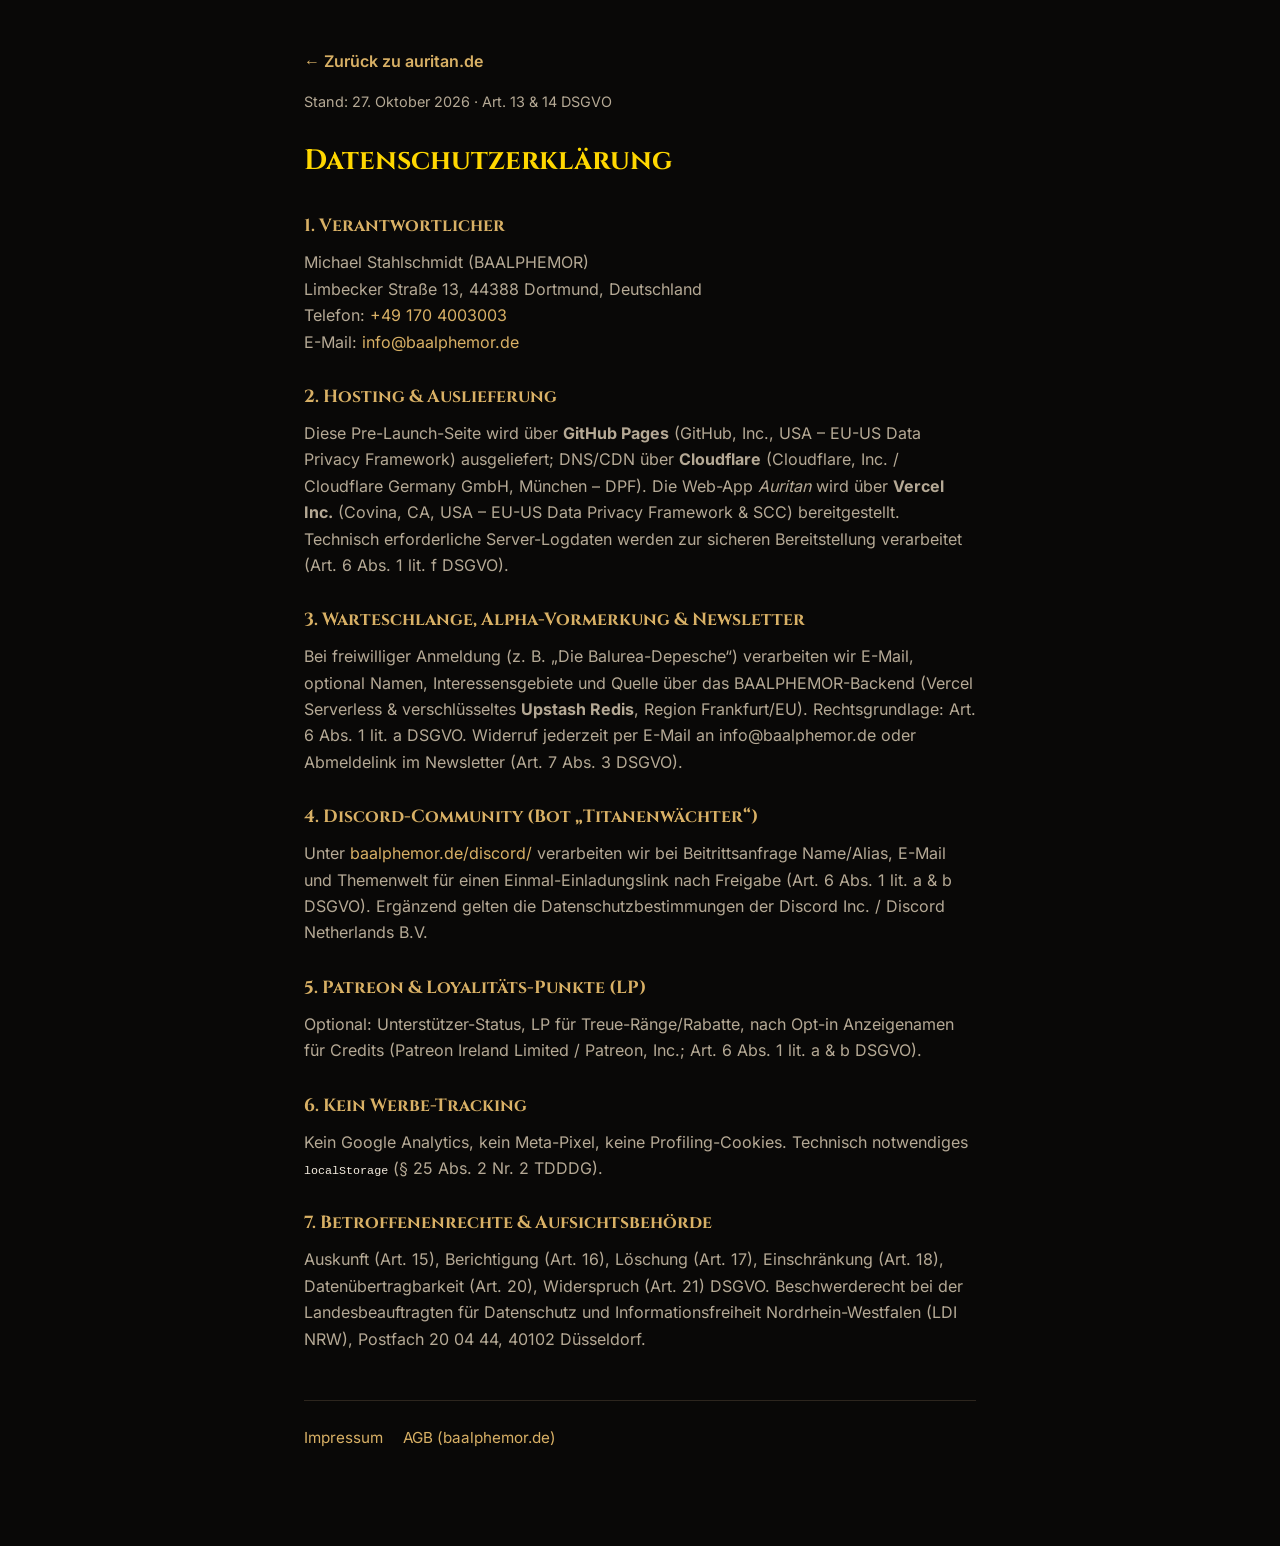
<file: datenschutz/index.html>
<!DOCTYPE html>
<html lang="de">
<head>
  <meta charset="UTF-8">
  <meta name="viewport" content="width=device-width, initial-scale=1.0">
  <title>Datenschutzerklärung — Auritan | BAALPHEMOR GAMING</title>
  <meta name="robots" content="noindex">
  <link rel="icon" type="image/png" href="../assets/auritan_logo.png">
  <link rel="stylesheet" href="../style.css?v=20261027_legal">
  <style>
    .legal-static { max-width: 720px; margin: 0 auto; padding: 48px 24px 96px; }
    .legal-static h1 { font-family: var(--font-cinzel); color: var(--gold-bright); font-size: 1.75rem; margin: 1.5rem 0 0.5rem; }
    .legal-static h2 { font-family: var(--font-cinzel); color: var(--gold); font-size: 1.1rem; margin: 1.75rem 0 0.5rem; }
    .legal-static p, .legal-static li { color: var(--text-muted); margin-bottom: 0.75rem; }
    .legal-back { display: inline-block; margin-bottom: 1rem; font-weight: 600; }
    .legal-stand { font-size: 0.9rem; color: var(--text-dim); }
    .legal-footer-links { margin-top: 3rem; padding-top: 1.5rem; border-top: 1px solid var(--border-iron); font-size: 0.95rem; }
    .legal-footer-links a { margin-right: 1rem; }
    code { font-size: 0.9em; color: var(--text-primary); }
  </style>
  <link rel="stylesheet" href="../assets/fonts/fonts.css">
</head>
<body>
  <main class="legal-static">
    <a class="legal-back" href="../">← Zurück zu auritan.de</a>
    <p class="legal-stand">Stand: 27. Oktober 2026 · Art. 13 & 14 DSGVO</p>
    <h1>Datenschutzerklärung</h1>

    <h2>1. Verantwortlicher</h2>
    <p>
      Michael Stahlschmidt (BAALPHEMOR)<br>
      Limbecker Straße 13, 44388 Dortmund, Deutschland<br>
      Telefon: <a href="tel:+491704003003">+49 170 4003003</a><br>
      E-Mail: <a href="mailto:info@baalphemor.de">info@baalphemor.de</a>
    </p>

    <h2>2. Hosting & Auslieferung</h2>
    <p>
      Diese Pre-Launch-Seite wird über <strong>GitHub Pages</strong> (GitHub, Inc., USA – EU-US Data Privacy Framework) ausgeliefert; DNS/CDN über <strong>Cloudflare</strong> (Cloudflare, Inc. / Cloudflare Germany GmbH, München – DPF).
      Die Web-App <em>Auritan</em> wird über <strong>Vercel Inc.</strong> (Covina, CA, USA – EU-US Data Privacy Framework & SCC) bereitgestellt.
      Technisch erforderliche Server-Logdaten werden zur sicheren Bereitstellung verarbeitet (Art. 6 Abs. 1 lit. f DSGVO).
    </p>

    <h2>3. Warteschlange, Alpha-Vormerkung & Newsletter</h2>
    <p>
      Bei freiwilliger Anmeldung (z. B. „Die Balurea-Depesche“) verarbeiten wir E-Mail, optional Namen, Interessensgebiete und Quelle über das BAALPHEMOR-Backend (Vercel Serverless & verschlüsseltes <strong>Upstash Redis</strong>, Region Frankfurt/EU).
      Rechtsgrundlage: Art. 6 Abs. 1 lit. a DSGVO. Widerruf jederzeit per E-Mail an info@baalphemor.de oder Abmeldelink im Newsletter (Art. 7 Abs. 3 DSGVO).
    </p>

    <h2>4. Discord-Community (Bot „Titanenwächter“)</h2>
    <p>
      Unter <a href="https://www.baalphemor.de/discord/">baalphemor.de/discord/</a> verarbeiten wir bei Beitrittsanfrage Name/Alias, E-Mail und Themenwelt für einen Einmal-Einladungslink nach Freigabe (Art. 6 Abs. 1 lit. a & b DSGVO). Ergänzend gelten die Datenschutzbestimmungen der Discord Inc. / Discord Netherlands B.V.
    </p>

    <h2>5. Patreon & Loyalitäts-Punkte (LP)</h2>
    <p>
      Optional: Unterstützer-Status, LP für Treue-Ränge/Rabatte, nach Opt-in Anzeigenamen für Credits (Patreon Ireland Limited / Patreon, Inc.; Art. 6 Abs. 1 lit. a & b DSGVO).
    </p>

    <h2>6. Kein Werbe-Tracking</h2>
    <p>
      Kein Google Analytics, kein Meta-Pixel, keine Profiling-Cookies. Technisch notwendiges <code>localStorage</code> (§ 25 Abs. 2 Nr. 2 TDDDG).
    </p>

    <h2>7. Betroffenenrechte & Aufsichtsbehörde</h2>
    <p>
      Auskunft (Art. 15), Berichtigung (Art. 16), Löschung (Art. 17), Einschränkung (Art. 18), Datenübertragbarkeit (Art. 20), Widerspruch (Art. 21) DSGVO.
      Beschwerderecht bei der Landesbeauftragten für Datenschutz und Informationsfreiheit Nordrhein-Westfalen (LDI NRW), Postfach 20 04 44, 40102 Düsseldorf.
    </p>

    <nav class="legal-footer-links" aria-label="Weitere Rechtstexte">
      <a href="../impressum/">Impressum</a>
      <a href="https://www.baalphemor.de/agb/" target="_blank" rel="noopener noreferrer">AGB (baalphemor.de)</a>
    </nav>
  </main>
</body>
</html>
</file>
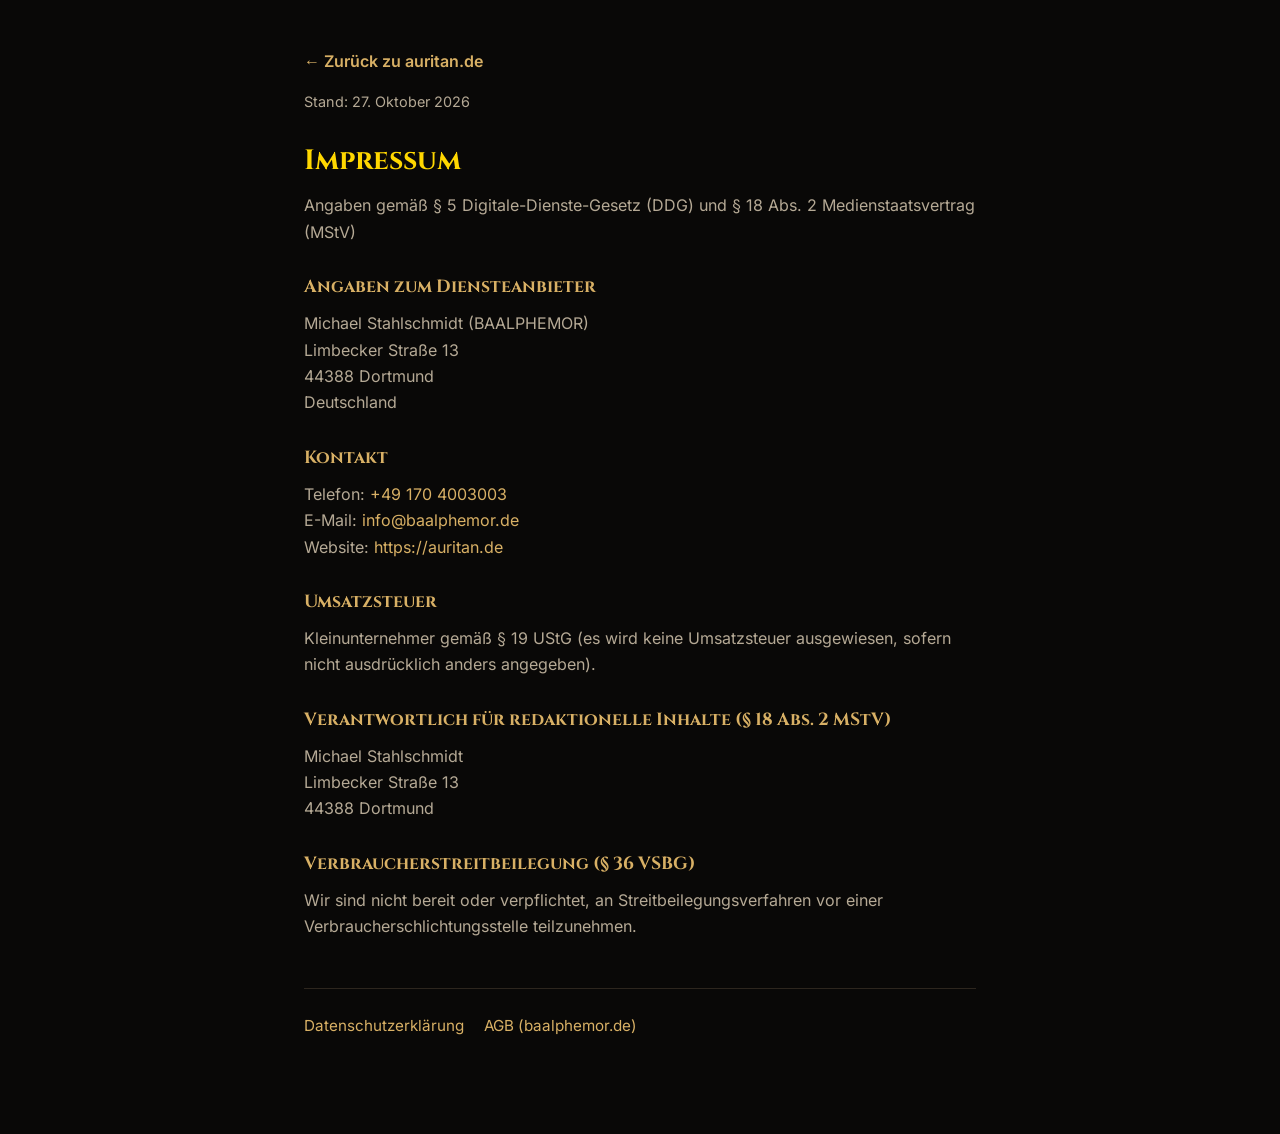
<file: impressum/index.html>
<!DOCTYPE html>
<html lang="de">
<head>
  <meta charset="UTF-8">
  <meta name="viewport" content="width=device-width, initial-scale=1.0">
  <title>Impressum — Auritan | BAALPHEMOR GAMING</title>
  <meta name="robots" content="noindex">
  <link rel="icon" type="image/png" href="../assets/auritan_logo.png">
  <link rel="stylesheet" href="../style.css?v=20261027_legal">
  <style>
    .legal-static { max-width: 720px; margin: 0 auto; padding: 48px 24px 96px; }
    .legal-static h1 { font-family: var(--font-cinzel); color: var(--gold-bright); font-size: 1.75rem; margin: 1.5rem 0 0.5rem; }
    .legal-static h2 { font-family: var(--font-cinzel); color: var(--gold); font-size: 1.1rem; margin: 1.75rem 0 0.5rem; }
    .legal-static p, .legal-static li { color: var(--text-muted); margin-bottom: 0.75rem; }
    .legal-back { display: inline-block; margin-bottom: 1rem; font-weight: 600; }
    .legal-stand { font-size: 0.9rem; color: var(--text-dim); }
    .legal-footer-links { margin-top: 3rem; padding-top: 1.5rem; border-top: 1px solid var(--border-iron); font-size: 0.95rem; }
    .legal-footer-links a { margin-right: 1rem; }
  </style>
  <link rel="stylesheet" href="../assets/fonts/fonts.css">
</head>
<body>
  <main class="legal-static">
    <a class="legal-back" href="../">← Zurück zu auritan.de</a>
    <p class="legal-stand">Stand: 27. Oktober 2026</p>
    <h1>Impressum</h1>
    <p>Angaben gemäß § 5 Digitale-Dienste-Gesetz (DDG) und § 18 Abs. 2 Medienstaatsvertrag (MStV)</p>

    <h2>Angaben zum Diensteanbieter</h2>
    <p>
      Michael Stahlschmidt (BAALPHEMOR)<br>
      Limbecker Straße 13<br>
      44388 Dortmund<br>
      Deutschland
    </p>

    <h2>Kontakt</h2>
    <p>
      Telefon: <a href="tel:+491704003003">+49 170 4003003</a><br>
      E-Mail: <a href="mailto:info@baalphemor.de">info@baalphemor.de</a><br>
      Website: <a href="https://auritan.de">https://auritan.de</a>
    </p>

    <h2>Umsatzsteuer</h2>
    <p>
      Kleinunternehmer gemäß § 19 UStG (es wird keine Umsatzsteuer ausgewiesen, sofern nicht ausdrücklich anders angegeben).
    </p>

    <h2>Verantwortlich für redaktionelle Inhalte (§ 18 Abs. 2 MStV)</h2>
    <p>
      Michael Stahlschmidt<br>
      Limbecker Straße 13<br>
      44388 Dortmund
    </p>

    <h2>Verbraucherstreitbeilegung (§ 36 VSBG)</h2>
    <p>
      Wir sind nicht bereit oder verpflichtet, an Streitbeilegungsverfahren vor einer Verbraucherschlichtungsstelle teilzunehmen.
    </p>

    <nav class="legal-footer-links" aria-label="Weitere Rechtstexte">
      <a href="../datenschutz/">Datenschutzerklärung</a>
      <a href="https://www.baalphemor.de/agb/" target="_blank" rel="noopener noreferrer">AGB (baalphemor.de)</a>
    </nav>
  </main>
</body>
</html>
</file>
<file: style.css>
/* Auritan Pre-Launch Landing Page Styles 
   Dark Fantasy & Grimdark Aesthetic · Powered by BAALPHEMOR GAMING */

:root {
  --bg-deep: #090807;
  --bg-surface: #12100d;
  --bg-card: #181511;
  --bg-card-lit: #221d17;
  --gold: #d8b065;
  --gold-bright: #ffd700;
  --gold-dim: #8f7442;
  --blood: #a8241d;
  --blood-bright: #d92d21;
  --text-primary: #f5ede0;
  --text-muted: #b5a995;
  --text-dim: #7a7163;
  --border-iron: #2d261e;
  --border-gold: rgba(216, 176, 101, 0.35);
  --border-blood: rgba(217, 45, 33, 0.45);
  --font-cinzel: 'Cinzel', Georgia, serif;
  --font-oswald: 'Oswald', 'Arial Narrow', sans-serif;
  --font-inter: 'Inter', -apple-system, BlinkMacSystemFont, sans-serif;
  --glow-gold: 0 0 20px rgba(255, 215, 0, 0.25);
  --glow-blood: 0 0 16px rgba(217, 45, 33, 0.35);
}

* {
  box-sizing: border-box;
  margin: 0;
  padding: 0;
}

html {
  scroll-behavior: smooth;
}

body {
  background-color: var(--bg-deep);
  color: var(--text-primary);
  font-family: var(--font-inter);
  line-height: 1.65;
  overflow-x: hidden;
  -webkit-font-smoothing: antialiased;
}

a {
  color: var(--gold);
  text-decoration: none;
  transition: all 0.2s ease;
}

a:hover {
  color: var(--gold-bright);
}

.text-gold {
  color: var(--gold-bright);
}

/* ========================================================
   NAVIGATION & HEADER
   ======================================================== */
.site-header {
  position: sticky;
  top: 0;
  z-index: 100;
  background: rgba(9, 8, 7, 0.95);
  backdrop-filter: blur(10px);
  border-bottom: 1px solid var(--border-iron);
  padding: 10px 24px;
}

.nav-container {
  max-width: 1280px;
  margin: 0 auto;
  display: flex;
  justify-content: space-between;
  align-items: center;
}

.brand-logo {
  display: flex;
  align-items: center;
  gap: 10px;
}

.brand-icon-img {
  width: 36px;
  height: 36px;
  object-fit: contain;
  filter: drop-shadow(0 0 8px rgba(216, 176, 101, 0.4));
}

.brand-wordmark-nav {
  height: 28px;
  width: auto;
  object-fit: contain;
  filter: drop-shadow(0 0 8px rgba(216, 176, 101, 0.4));
}

.nav-links {
  display: flex;
  align-items: center;
  gap: 20px;
}

.nav-links a {
  font-family: var(--font-oswald);
  text-transform: uppercase;
  font-size: 0.9rem;
  letter-spacing: 0.06em;
  color: var(--text-muted);
}

.nav-links a:hover {
  color: var(--gold-bright);
}

.nav-wiki-link {
  display: inline-flex;
  align-items: center;
  gap: 6px;
  opacity: 0.85;
}

.badge-soon {
  background: rgba(216, 176, 101, 0.18);
  border: 1px solid var(--gold-dim);
  color: var(--gold);
  font-size: 0.68rem;
  padding: 2px 6px;
  border-radius: 4px;
  text-transform: uppercase;
  letter-spacing: 0.04em;
}

/* BALPHEMOR Nav Pill */
.nav-balphemor-pill {
  display: inline-flex;
  align-items: center;
  gap: 6px;
  background: rgba(30, 24, 18, 0.7);
  border: 1px solid var(--border-gold);
  border-radius: 20px;
  padding: 4px 12px;
  font-family: var(--font-oswald) !important;
  font-size: 0.82rem !important;
  color: var(--gold) !important;
  transition: all 0.25s ease;
}

.nav-balphemor-pill:hover {
  background: rgba(216, 176, 101, 0.15);
  box-shadow: 0 0 12px rgba(216, 176, 101, 0.3);
  transform: translateY(-1px);
}

.nav-pill-shield {
  width: 16px;
  height: 16px;
  object-fit: contain;
}

.nav-btn-highlight {
  background: linear-gradient(180deg, rgba(168, 36, 29, 0.95), rgba(90, 16, 12, 0.95));
  border: 1px solid var(--blood-bright) !important;
  color: #fff !important;
  padding: 6px 18px;
  border-radius: 4px;
  font-weight: 600;
  box-shadow: 0 0 12px rgba(217, 45, 33, 0.4);
}

.nav-btn-highlight:hover {
  background: var(--blood-bright) !important;
  box-shadow: 0 0 20px rgba(217, 45, 33, 0.7);
  transform: translateY(-1px);
}

/* Mobile Toggle */
.mobile-menu-toggle {
  display: none;
  background: transparent;
  border: none;
  cursor: pointer;
  padding: 8px;
}

.mobile-menu-toggle span {
  display: block;
  width: 24px;
  height: 2px;
  background: var(--gold);
  margin: 5px 0;
  transition: 0.2s;
}

.mobile-drawer {
  display: none;
  background: var(--bg-surface);
  border-bottom: 2px solid var(--border-iron);
  padding: 20px;
}

.mobile-nav-links {
  display: flex;
  flex-direction: column;
  gap: 16px;
}

.mobile-link {
  font-family: var(--font-oswald);
  font-size: 1.05rem;
  text-transform: uppercase;
  color: var(--text-primary);
}

/* ========================================================
   HERO SECTION & SIDE BALPHEMOR BADGE (Bild 1 Feedback)
   ======================================================== */
.hero-section {
  position: relative;
  min-height: 92vh;
  display: flex;
  align-items: center;
  justify-content: center;
  padding: 50px 24px 70px;
  text-align: center;
  background: radial-gradient(circle at 50% 25%, rgba(216, 176, 101, 0.12) 0%, transparent 65%),
              linear-gradient(180deg, rgba(9, 8, 7, 0.4) 0%, rgba(9, 8, 7, 0.98) 100%),
              url('assets/auritan_tabletop_clean_bg.jpg') center / cover no-repeat;
}

.hero-overlay {
  position: absolute;
  inset: 0;
  background: radial-gradient(circle at 50% 50%, transparent 40%, rgba(9, 8, 7, 0.85) 90%);
  pointer-events: none;
}

/* Dezentes, seitliches BALPHEMOR Siegel (Bild 1) */
.side-balphemor-badge {
  position: absolute;
  top: 24px;
  right: 28px;
  z-index: 10;
}

.side-badge-inner {
  display: flex;
  align-items: center;
  gap: 12px;
  background: rgba(18, 14, 11, 0.88);
  border: 1px solid var(--border-gold);
  border-radius: 8px;
  padding: 8px 14px;
  text-align: left;
  box-shadow: 0 4px 18px rgba(0, 0, 0, 0.6), var(--glow-gold);
  transition: all 0.25s ease;
  backdrop-filter: blur(6px);
}

.side-badge-inner:hover {
  border-color: var(--gold-bright);
  background: rgba(28, 22, 17, 0.96);
  transform: translateY(-2px);
  box-shadow: 0 6px 24px rgba(255, 215, 0, 0.35);
}

.side-badge-shield {
  width: 44px;
  height: 44px;
  object-fit: contain;
  filter: drop-shadow(0 0 10px rgba(217, 45, 33, 0.45));
}

.side-badge-text {
  display: flex;
  flex-direction: column;
  line-height: 1.25;
}

.side-badge-prefix {
  font-family: var(--font-oswald);
  font-size: 0.68rem;
  letter-spacing: 0.14em;
  color: var(--gold-dim);
  text-transform: uppercase;
}

.side-badge-brand {
  font-family: var(--font-cinzel);
  font-size: 0.92rem;
  font-weight: 900;
  letter-spacing: 0.1em;
  color: #fff;
}

.side-badge-url {
  font-family: var(--font-oswald);
  font-size: 0.74rem;
  color: var(--gold);
  letter-spacing: 0.04em;
}

.hero-content {
  position: relative;
  z-index: 2;
  max-width: 900px;
  margin: 0 auto;
}

.hero-status-pill {
  display: inline-flex;
  align-items: center;
  gap: 8px;
  font-family: var(--font-oswald);
  font-size: 0.84rem;
  text-transform: uppercase;
  letter-spacing: 0.12em;
  color: var(--gold);
  background: rgba(30, 24, 18, 0.85);
  border: 1px solid var(--border-iron);
  padding: 5px 16px;
  border-radius: 20px;
  margin-bottom: 24px;
}

.status-dot {
  width: 8px;
  height: 8px;
  background: #3ee67d;
  border-radius: 50%;
  box-shadow: 0 0 8px #3ee67d;
}

/* Losgelöster grafischer PNG-Schriftzug und Wappen */
.hero-branding-block {
  display: flex;
  flex-direction: column;
  align-items: center;
  margin-bottom: 20px;
}

.hero-crest-img {
  width: 130px;
  height: 130px;
  object-fit: contain;
  filter: drop-shadow(0 0 26px rgba(216, 176, 101, 0.45));
  animation: crestFloat 4s ease-in-out infinite alternate;
}

@keyframes crestFloat {
  0% { transform: translateY(0); filter: drop-shadow(0 0 20px rgba(216, 176, 101, 0.35)); }
  100% { transform: translateY(-4px); filter: drop-shadow(0 0 32px rgba(255, 215, 0, 0.6)); }
}

.hero-wordmark-wrap {
  margin: 10px auto 28px;
  max-width: 520px;
  width: 100%;
}

.hero-wordmark-img {
  width: 100%;
  height: auto;
  object-fit: contain;
  filter: drop-shadow(0 4px 16px rgba(0, 0, 0, 0.8)) drop-shadow(0 0 24px rgba(216, 176, 101, 0.35));
}

.hero-title {
  font-family: var(--font-cinzel);
  font-size: clamp(1.9rem, 4.5vw, 3.2rem);
  font-weight: 900;
  line-height: 1.2;
  letter-spacing: 0.03em;
  color: #fff;
  margin-bottom: 20px;
  text-shadow: 0 4px 18px rgba(0, 0, 0, 0.9);
}

.hero-lead {
  font-size: 1.15rem;
  color: var(--text-primary);
  max-width: 760px;
  margin: 0 auto 36px;
  line-height: 1.7;
  text-shadow: 0 2px 8px rgba(0, 0, 0, 0.7);
}

/* Primary Lead Box mit 2 Optionen */
.lead-box {
  background: linear-gradient(180deg, rgba(26, 21, 16, 0.96) 0%, rgba(14, 11, 9, 0.96) 100%);
  border: 2px solid var(--gold);
  border-radius: 12px;
  padding: 32px 36px;
  box-shadow: 0 16px 50px rgba(0, 0, 0, 0.85), var(--glow-gold);
  text-align: left;
  max-width: 760px;
  margin: 0 auto;
}

.lead-box-header h3 {
  font-family: var(--font-oswald);
  font-size: 1.35rem;
  text-transform: uppercase;
  color: var(--gold-bright);
  margin-bottom: 8px;
  letter-spacing: 0.04em;
}

.lead-box-header p {
  font-size: 0.95rem;
  color: var(--text-muted);
  margin-bottom: 22px;
  line-height: 1.6;
}

.lead-input-row {
  display: flex;
  gap: 12px;
  flex-wrap: wrap;
  align-items: stretch;
  margin-bottom: 20px;
  position: relative;
}

.lead-input-fields {
  flex: 1 1 280px;
  display: grid;
  grid-template-columns: 1fr;
  gap: 10px;
}

@media (min-width: 720px) {
  .lead-input-fields {
    grid-template-columns: 1fr 1.15fr;
  }
}

.lead-input-fields input,
.lead-input-row input[type="email"] {
  width: 100%;
  padding: 14px 20px;
  background: rgba(8, 7, 5, 0.95);
  border: 1px solid var(--border-iron);
  border-radius: 6px;
  color: #fff;
  font-size: 1rem;
  outline: none;
  transition: all 0.2s ease;
  box-sizing: border-box;
}

.lead-input-fields input:focus,
.lead-input-row input[type="email"]:focus {
  border-color: var(--gold-bright);
  box-shadow: 0 0 12px rgba(255, 215, 0, 0.35);
}

.lead-input-row .btn-primary {
  flex: 0 0 auto;
  align-self: center;
  min-height: 52px;
}

.lead-intro-note-wrap {
  margin: -4px 0 18px;
}

.lead-intro-note-label {
  display: block;
  font-size: 0.84rem;
  color: var(--text-muted);
  margin-bottom: 6px;
  line-height: 1.45;
}

.lead-intro-note-label strong {
  color: var(--gold-bright, #e5c67b);
  font-weight: 600;
}

.lead-intro-note-wrap textarea {
  width: 100%;
  padding: 11px 15px;
  background: rgba(8, 7, 5, 0.92);
  border: 1px solid var(--border-iron);
  border-radius: 6px;
  color: #fff;
  font-size: 0.92rem;
  font-family: inherit;
  line-height: 1.45;
  resize: vertical;
  min-height: 62px;
  outline: none;
  transition: border-color 0.2s ease, box-shadow 0.2s ease;
  box-sizing: border-box;
}

.lead-intro-note-wrap textarea:focus {
  border-color: var(--gold-bright);
  box-shadow: 0 0 12px rgba(255, 215, 0, 0.28);
}

/* Die beiden Checkbox-Optionen */
.lead-options-grid {
  display: grid;
  grid-template-columns: 1fr 1fr;
  gap: 14px;
  margin-bottom: 18px;
}

.lead-option-label {
  display: flex;
  align-items: flex-start;
  gap: 12px;
  background: rgba(12, 10, 8, 0.7);
  border: 1px solid var(--border-iron);
  border-radius: 6px;
  padding: 12px 14px;
  cursor: pointer;
  transition: all 0.2s ease;
}

.lead-option-label:hover {
  border-color: var(--gold-dim);
  background: rgba(22, 18, 14, 0.85);
}

.lead-option-label input[type="checkbox"] {
  display: none;
}

.custom-checkbox {
  width: 20px;
  height: 20px;
  border: 2px solid var(--gold-dim);
  border-radius: 4px;
  background: rgba(8, 7, 5, 0.9);
  display: inline-flex;
  align-items: center;
  justify-content: center;
  flex-shrink: 0;
  margin-top: 2px;
  transition: all 0.2s ease;
}

.lead-option-label input[type="checkbox"]:checked + .custom-checkbox {
  background: var(--gold-bright);
  border-color: var(--gold-bright);
}

.lead-option-label input[type="checkbox"]:checked + .custom-checkbox::after {
  content: '✓';
  color: #120e0a;
  font-weight: 900;
  font-size: 0.85rem;
}

.option-content {
  display: flex;
  flex-direction: column;
}

.option-content strong {
  font-size: 0.92rem;
  color: var(--text-primary);
}

.option-desc {
  font-size: 0.78rem;
  color: var(--text-dim);
  line-height: 1.3;
  margin-top: 2px;
}

/* Tester-Zeitplan Hinweis */
.tester-timeline-notice {
  display: flex;
  align-items: center;
  gap: 10px;
  background: rgba(168, 36, 29, 0.14);
  border-left: 3px solid var(--blood-bright);
  padding: 10px 14px;
  border-radius: 0 4px 4px 0;
  margin-bottom: 8px;
}

.tester-timeline-notice .notice-icon {
  font-size: 1.1rem;
}

.tester-timeline-notice .notice-text {
  font-size: 0.85rem;
  color: #ffd8d4;
  line-height: 1.45;
}

.btn-primary {
  padding: 14px 28px;
  background: linear-gradient(180deg, #ffd700 0%, #c49a15 100%);
  border: 1px solid #ffe880;
  border-radius: 6px;
  color: #120e0a;
  font-family: var(--font-oswald);
  font-size: 1.05rem;
  font-weight: 700;
  text-transform: uppercase;
  letter-spacing: 0.06em;
  cursor: pointer;
  display: inline-flex;
  align-items: center;
  justify-content: center;
  gap: 8px;
  box-shadow: 0 4px 18px rgba(255, 215, 0, 0.45);
  transition: all 0.25s ease;
}

.btn-primary:hover {
  transform: translateY(-2px);
  box-shadow: 0 6px 24px rgba(255, 215, 0, 0.7);
  filter: brightness(1.1);
}

.btn-arrow {
  transition: transform 0.2s ease;
}

.btn-primary:hover .btn-arrow {
  transform: translateX(4px);
}

.btn-secondary {
  padding: 12px 22px;
  background: rgba(30, 25, 20, 0.85);
  border: 1px solid var(--border-iron);
  border-radius: 6px;
  color: var(--text-primary);
  font-family: var(--font-oswald);
  font-size: 0.95rem;
  font-weight: 600;
  text-transform: uppercase;
  letter-spacing: 0.06em;
  cursor: pointer;
  transition: all 0.2s ease;
}

.btn-secondary:hover {
  border-color: var(--gold);
  color: #fff;
  background: rgba(45, 38, 30, 0.95);
}

.btn-sm {
  padding: 8px 16px;
  font-size: 0.88rem;
}

.lead-footnote {
  font-size: 0.82rem;
  color: var(--text-dim);
  margin-top: 14px;
}

.lead-footnote a {
  text-decoration: underline;
}

.lead-feedback {
  margin-top: 16px;
  padding: 12px 16px;
  border-radius: 6px;
  font-size: 0.95rem;
  display: none;
}

.lead-feedback.is-success {
  display: block;
  background: rgba(34, 84, 45, 0.35);
  border: 1px solid #3ee67d;
  color: #a7f3d0;
}

/* ========================================================
   CINEMATIC SHOWCASE BANNER
   ======================================================== */
.cinematic-showcase {
  padding: 40px 24px;
  background: var(--bg-deep);
}

.section-container {
  max-width: 1200px;
  margin: 0 auto;
}

.showcase-frame {
  position: relative;
  border: 2px solid var(--border-gold);
  border-radius: 12px;
  overflow: hidden;
  box-shadow: 0 16px 40px rgba(0, 0, 0, 0.8), var(--glow-gold);
}

.showcase-banner-img {
  width: 100%;
  height: auto;
  display: block;
  filter: contrast(1.05) brightness(0.95);
}

.showcase-caption {
  position: absolute;
  bottom: 0;
  left: 0;
  right: 0;
  background: linear-gradient(180deg, transparent 0%, rgba(9, 8, 7, 0.92) 50%, rgba(9, 8, 7, 0.98) 100%);
  padding: 40px 30px 20px;
  text-align: center;
}

.quote-text {
  font-family: var(--font-cinzel);
  font-size: 1.25rem;
  color: var(--text-primary);
  font-style: italic;
  margin-bottom: 6px;
  text-shadow: 0 2px 10px rgba(0, 0, 0, 0.9);
}

.quote-author {
  font-family: var(--font-oswald);
  font-size: 0.9rem;
  color: var(--gold);
  text-transform: uppercase;
  letter-spacing: 0.08em;
}

/* ========================================================
   FEATURES SECTION (Bild 2 Feedback: Marke & Universum)
   ======================================================== */
.features-section {
  padding: 90px 24px 80px;
  background: var(--bg-surface);
}

.section-header {
  text-align: center;
  max-width: 800px;
  margin: 0 auto 50px;
}

.section-kicker {
  font-family: var(--font-oswald);
  font-size: 0.85rem;
  color: var(--gold);
  text-transform: uppercase;
  letter-spacing: 0.14em;
  margin-bottom: 10px;
}

.section-header h2 {
  font-family: var(--font-cinzel);
  font-size: clamp(1.8rem, 3.5vw, 2.6rem);
  color: #fff;
  margin-bottom: 14px;
}

.section-lead {
  font-size: 1.05rem;
  color: var(--text-muted);
}

.features-grid-3 {
  display: grid;
  grid-template-columns: repeat(auto-fit, minmax(320px, 1fr));
  gap: 28px;
}

.features-grid-2 {
  display: grid;
  grid-template-columns: repeat(2, 1fr);
  gap: 28px;
  max-width: 920px;
  margin: 0 auto;
}

.feature-card {
  background: var(--bg-card);
  border: 1px solid var(--border-iron);
  border-radius: 10px;
  padding: 36px 30px;
  transition: all 0.3s ease;
  position: relative;
}

.feature-card:hover {
  transform: translateY(-4px);
  border-color: var(--gold);
  background: var(--bg-card-lit);
  box-shadow: 0 12px 30px rgba(0, 0, 0, 0.6), var(--glow-gold);
}

.feature-card.highlight-card {
  border-color: var(--border-gold);
  background: linear-gradient(180deg, rgba(32, 25, 18, 0.9) 0%, var(--bg-card) 100%);
}

.feature-card.highlight-card:hover {
  border-color: var(--gold-bright);
}

.feature-icon {
  font-size: 2.4rem;
  margin-bottom: 18px;
}

.feature-card h3 {
  font-family: var(--font-oswald);
  font-size: 1.35rem;
  color: #fff;
  text-transform: uppercase;
  margin-bottom: 14px;
  letter-spacing: 0.04em;
}

.feature-card p {
  color: var(--text-muted);
  font-size: 0.98rem;
  line-height: 1.65;
}

/* ========================================================
   WÜRFEL-APP SIMULATOR (Bild 3 Feedback: 2W12 vs 8, 12, 14)
   ======================================================== */
.simulator-section {
  padding: 90px 24px;
  background: var(--bg-deep);
}

.dice-app-container {
  background: linear-gradient(180deg, var(--bg-card) 0%, var(--bg-surface) 100%);
  border: 1px solid var(--border-gold);
  border-radius: 14px;
  padding: 44px 40px;
  max-width: 960px;
  margin: 0 auto;
  box-shadow: 0 16px 50px rgba(0, 0, 0, 0.85);
}

/* Roll Stage */
.dice-stage {
  text-align: center;
  margin-bottom: 40px;
  padding-bottom: 30px;
  border-bottom: 1px solid var(--border-iron);
}

.dice-pair {
  display: flex;
  align-items: center;
  justify-content: center;
  gap: 20px;
  margin-bottom: 28px;
  perspective: 1000px;
}

/* 3D Die Box */
.die-3d-box {
  width: 96px;
  height: 96px;
  background: linear-gradient(145deg, #2a2218, #15110d);
  border: 2px solid var(--gold);
  border-radius: 14px;
  display: flex;
  align-items: center;
  justify-content: center;
  box-shadow: 0 8px 24px rgba(0, 0, 0, 0.7), var(--glow-gold);
  transition: transform 0.2s ease;
  position: relative;
}

.die-inner {
  display: flex;
  flex-direction: column;
  align-items: center;
  justify-content: center;
}

.die-face-label {
  font-family: var(--font-oswald);
  font-size: 0.7rem;
  color: var(--gold-dim);
  text-transform: uppercase;
  letter-spacing: 0.1em;
}

.die-val {
  font-family: var(--font-cinzel);
  font-size: 2.8rem;
  font-weight: 900;
  color: #fff;
  line-height: 1;
}

/* Animation beim Rollen */
.die-3d-box.is-rolling {
  animation: rollTumble 0.6s ease-in-out;
  border-color: var(--gold-bright);
}

@keyframes rollTumble {
  0% { transform: rotate(0deg) scale(1); }
  25% { transform: rotate(-35deg) scale(1.15) translateY(-10px); }
  50% { transform: rotate(45deg) scale(0.9) translateY(6px); }
  75% { transform: rotate(-20deg) scale(1.08) translateY(-4px); }
  100% { transform: rotate(0deg) scale(1) translateY(0); }
}

.dice-plus,
.dice-equals {
  font-family: var(--font-oswald);
  font-size: 2rem;
  font-weight: 700;
  color: var(--gold-dim);
}

.dice-total-badge {
  background: linear-gradient(180deg, rgba(38, 30, 20, 0.95), rgba(18, 14, 10, 0.95));
  border: 2px solid var(--gold-bright);
  border-radius: 14px;
  padding: 10px 24px;
  display: flex;
  flex-direction: column;
  align-items: center;
  justify-content: center;
  min-width: 110px;
  box-shadow: 0 0 24px rgba(255, 215, 0, 0.35);
}

.total-label {
  font-family: var(--font-oswald);
  font-size: 0.75rem;
  color: var(--gold);
  letter-spacing: 0.14em;
}

.total-val {
  font-family: var(--font-cinzel);
  font-size: 2.8rem;
  font-weight: 900;
  color: var(--gold-bright);
  line-height: 1;
}

.btn-roll-dice {
  padding: 16px 36px;
  font-size: 1.15rem;
}

.roll-icon {
  font-size: 1.3rem;
  animation: diceSpin 3s linear infinite;
}

/* Die 3 Verteidigungs-Karten (8, 12, 14) */
.defense-eval-grid {
  display: grid;
  grid-template-columns: repeat(3, 1fr);
  gap: 22px;
  margin-bottom: 30px;
}

.defense-card {
  background: rgba(12, 10, 8, 0.85);
  border: 1px solid var(--border-iron);
  border-radius: 10px;
  padding: 24px 20px;
  text-align: center;
  transition: all 0.3s ease;
}

.defense-card.is-primary {
  border-color: var(--gold-dim);
  background: rgba(20, 16, 12, 0.92);
}

.def-target-badge {
  display: inline-block;
  font-family: var(--font-oswald);
  font-size: 0.85rem;
  font-weight: 700;
  text-transform: uppercase;
  letter-spacing: 0.08em;
  padding: 4px 12px;
  border-radius: 20px;
  background: rgba(30, 24, 18, 0.8);
  border: 1px solid var(--border-iron);
  color: var(--text-primary);
  margin-bottom: 10px;
}

.def-target-badge.target-gold {
  background: rgba(216, 176, 101, 0.2);
  border-color: var(--gold);
  color: var(--gold-bright);
}

.def-target-badge.target-blood {
  background: rgba(168, 36, 29, 0.2);
  border-color: var(--blood);
  color: #ff9890;
}

.defense-card h4 {
  font-family: var(--font-oswald);
  font-size: 1.15rem;
  color: #fff;
  text-transform: uppercase;
  margin-bottom: 6px;
}

.def-desc {
  font-size: 0.82rem;
  color: var(--text-dim);
  min-height: 38px;
  margin-bottom: 16px;
}

.def-outcome-box {
  background: rgba(18, 14, 11, 0.95);
  border-radius: 8px;
  padding: 16px 12px;
  border: 1px solid var(--border-iron);
}

.outcome-status {
  font-family: var(--font-oswald);
  font-size: 1.05rem;
  font-weight: 700;
  text-transform: uppercase;
  letter-spacing: 0.05em;
  margin-bottom: 6px;
}

.outcome-status.is-hit {
  color: #3ee67d;
}

.outcome-status.is-miss {
  color: #ff786e;
}

.outcome-margin {
  font-size: 0.82rem;
  color: var(--text-muted);
  margin-bottom: 10px;
}

.outcome-eg {
  display: flex;
  align-items: baseline;
  justify-content: center;
  gap: 6px;
  margin-bottom: 8px;
}

.eg-number {
  font-family: var(--font-cinzel);
  font-size: 1.8rem;
  font-weight: 900;
  color: var(--gold-bright);
}

.eg-text {
  font-family: var(--font-oswald);
  font-size: 0.85rem;
  color: var(--gold);
  text-transform: uppercase;
}

.outcome-hint {
  font-size: 0.78rem;
  color: var(--text-dim);
  line-height: 1.35;
}

/* Regel-Banner */
.simulator-rule-banner {
  background: rgba(22, 17, 13, 0.85);
  border-left: 3px solid var(--gold);
  padding: 16px 20px;
  border-radius: 0 8px 8px 0;
  display: flex;
  align-items: flex-start;
  gap: 14px;
  font-size: 0.92rem;
  color: var(--text-primary);
  line-height: 1.6;
}

.rule-icon {
  font-size: 1.4rem;
}

/* ========================================================
   WELT & WIKI TEASER
   ======================================================== */
.hub-preview-section {
  padding: 90px 24px;
  background: var(--bg-surface);
}

.hub-preview-card {
  max-width: 820px;
  margin: 0 auto;
  background: var(--bg-card);
  border: 1px solid var(--border-iron);
  border-radius: 12px;
  padding: 44px 38px;
  box-shadow: 0 14px 40px rgba(0, 0, 0, 0.6);
  text-align: center;
}

.hub-text h3 {
  font-family: var(--font-cinzel);
  font-size: 1.7rem;
  color: #fff;
  margin-bottom: 16px;
}

.hub-text p {
  color: var(--text-muted);
  font-size: 1.05rem;
  line-height: 1.7;
  max-width: 680px;
  margin: 0 auto 30px;
}

.wiki-action-block {
  background: rgba(12, 10, 8, 0.7);
  border: 1px dashed var(--border-gold);
  border-radius: 8px;
  padding: 24px;
  max-width: 580px;
  margin: 0 auto;
}

.btn-wiki-locked {
  display: inline-flex;
  align-items: center;
  gap: 12px;
  background: rgba(30, 24, 18, 0.9);
  border: 1px solid var(--gold-dim);
  color: var(--gold);
  font-family: var(--font-oswald);
  font-size: 1.1rem;
  text-transform: uppercase;
  letter-spacing: 0.05em;
  padding: 12px 24px;
  border-radius: 6px;
  cursor: pointer;
  transition: all 0.25s ease;
}

.btn-wiki-locked:hover {
  background: rgba(45, 36, 26, 0.95);
  border-color: var(--gold-bright);
  color: #fff;
  box-shadow: 0 0 16px rgba(216, 176, 101, 0.35);
  transform: translateY(-2px);
}

.locked-tag {
  background: rgba(168, 36, 29, 0.3);
  border: 1px solid var(--blood-bright);
  color: #ffc2bc;
  font-size: 0.72rem;
  padding: 3px 8px;
  border-radius: 4px;
}

.wiki-subtext {
  font-size: 0.85rem !important;
  color: var(--text-dim) !important;
  margin: 14px 0 0 !important;
}

/* ========================================================
   BALPHEMOR GAMING UMBRELLA SECTION (www.baalphemor.de)
   ======================================================== */
.umbrella-section {
  padding: 80px 24px;
  background: linear-gradient(180deg, var(--bg-deep) 0%, #110d0a 100%);
  border-top: 1px solid var(--border-iron);
}

.umbrella-card {
  max-width: 960px;
  margin: 0 auto;
  background: rgba(22, 17, 13, 0.95);
  border: 1px solid var(--border-gold);
  border-radius: 12px;
  padding: 40px;
  display: flex;
  align-items: center;
  gap: 40px;
  box-shadow: 0 16px 45px rgba(0, 0, 0, 0.7);
}

.umbrella-logo-col {
  flex: 0 0 220px;
  text-align: center;
}

.umbrella-balphemor-logo {
  max-width: 200px;
  height: auto;
  filter: drop-shadow(0 0 16px rgba(217, 45, 33, 0.35));
  transition: transform 0.3s ease;
}

.umbrella-balphemor-logo:hover {
  transform: scale(1.05);
}

.umbrella-text-col {
  flex: 1;
}

.umbrella-badge {
  font-family: var(--font-oswald);
  font-size: 0.78rem;
  letter-spacing: 0.15em;
  color: var(--gold);
  text-transform: uppercase;
  margin-bottom: 8px;
}

.umbrella-text-col h2 {
  font-family: var(--font-cinzel);
  font-size: 1.8rem;
  color: #fff;
  margin-bottom: 12px;
}

.umbrella-text-col p {
  color: var(--text-muted);
  font-size: 1rem;
  line-height: 1.65;
  margin-bottom: 22px;
}

/* ========================================================
   FOOTER
   ======================================================== */
.site-footer {
  background: #060504;
  border-top: 1px solid var(--border-iron);
  padding: 70px 24px 30px;
  color: var(--text-muted);
}

.footer-container {
  max-width: 1280px;
  margin: 0 auto;
  display: grid;
  grid-template-columns: 1.4fr 0.9fr 1.1fr 1fr;
  gap: 40px;
  margin-bottom: 50px;
}

.footer-brand {
  display: flex;
  align-items: center;
  gap: 10px;
  margin-bottom: 14px;
}

.footer-logo {
  width: 32px;
  height: 32px;
  object-fit: contain;
}

.footer-brand-title {
  font-family: var(--font-cinzel);
  font-size: 1.3rem;
  font-weight: 900;
  letter-spacing: 0.12em;
  color: #fff;
}

.footer-tagline {
  font-size: 0.92rem;
  line-height: 1.6;
  margin-bottom: 18px;
  color: var(--text-muted);
}

.footer-powered {
  display: inline-flex;
  align-items: center;
  gap: 8px;
  background: rgba(22, 17, 13, 0.8);
  border: 1px solid var(--border-iron);
  padding: 4px 12px;
  border-radius: 20px;
  font-size: 0.82rem;
}

.footer-shield-mini {
  width: 16px;
  height: 16px;
  object-fit: contain;
}

.footer-col h4 {
  font-family: var(--font-oswald);
  font-size: 1.05rem;
  text-transform: uppercase;
  color: #fff;
  letter-spacing: 0.06em;
  margin-bottom: 18px;
}

.footer-nav {
  list-style: none;
  display: flex;
  flex-direction: column;
  gap: 10px;
}

.footer-nav a {
  color: var(--text-muted);
  font-size: 0.92rem;
}

.footer-nav a:hover {
  color: var(--gold-bright);
}

.footer-subtext {
  font-size: 0.9rem;
  margin-bottom: 14px;
  color: var(--text-dim);
}

.footer-social-links {
  display: flex;
  flex-direction: column;
  gap: 8px;
}

.footer-pill-link {
  display: inline-block;
  background: rgba(22, 17, 13, 0.7);
  border: 1px solid var(--border-iron);
  border-radius: 4px;
  padding: 6px 12px;
  font-size: 0.88rem;
  color: var(--text-primary);
}

.footer-pill-link:hover {
  border-color: var(--gold);
  color: var(--gold-bright);
}

.footer-bottom {
  border-top: 1px solid rgba(45, 38, 30, 0.6);
  padding-top: 24px;
  text-align: center;
  font-size: 0.82rem;
  color: var(--text-dim);
}

/* ========================================================
   MODALS (IMPRESSUM, DATENSCHUTZ, DISCLAIMER)
   ======================================================== */
.modal-overlay {
  display: none;
  position: fixed;
  inset: 0;
  z-index: 999;
  background: rgba(0, 0, 0, 0.85);
  backdrop-filter: blur(8px);
  align-items: center;
  justify-content: center;
  padding: 20px;
  opacity: 0;
  transition: opacity 0.25s ease;
}

.modal-overlay.is-open {
  display: flex;
  opacity: 1;
}

.modal-card {
  background: var(--bg-surface);
  border: 2px solid var(--gold-dim);
  border-radius: 10px;
  max-width: 680px;
  width: 100%;
  max-height: 85vh;
  display: flex;
  flex-direction: column;
  box-shadow: 0 20px 60px rgba(0, 0, 0, 0.9), var(--glow-gold);
  transform: translateY(20px);
  transition: transform 0.25s ease;
}

.modal-overlay.is-open .modal-card {
  transform: translateY(0);
}

.modal-header {
  display: flex;
  justify-content: space-between;
  align-items: center;
  padding: 20px 26px;
  border-bottom: 1px solid var(--border-iron);
  background: rgba(14, 11, 9, 0.95);
}

.modal-header h3 {
  font-family: var(--font-cinzel);
  font-size: 1.3rem;
  color: var(--gold-bright);
}

.modal-close {
  background: transparent;
  border: none;
  font-size: 2rem;
  line-height: 1;
  color: var(--text-muted);
  cursor: pointer;
  transition: color 0.2s;
}

.modal-close:hover {
  color: #fff;
}

.modal-body {
  padding: 26px;
  overflow-y: auto;
  font-size: 0.95rem;
  color: var(--text-primary);
  line-height: 1.7;
}

.modal-body h4 {
  font-family: var(--font-oswald);
  font-size: 1.1rem;
  color: var(--gold);
  text-transform: uppercase;
  letter-spacing: 0.04em;
  margin: 20px 0 8px;
}

.modal-body h4:first-child {
  margin-top: 0;
}

.modal-body p {
  margin-bottom: 14px;
}

.modal-body ul {
  padding-left: 20px;
  margin-bottom: 16px;
}

.modal-body li {
  margin-bottom: 8px;
}

/* ========================================================
   COOKIE CONSENT BANNER
   ======================================================== */
.cookie-banner {
  display: none;
  position: fixed;
  bottom: 0;
  left: 0;
  right: 0;
  z-index: 950;
  background: rgba(14, 11, 9, 0.96);
  backdrop-filter: blur(12px);
  border-top: 2px solid var(--gold);
  box-shadow: 0 -10px 30px rgba(0, 0, 0, 0.85);
  padding: 18px 24px;
  animation: slideUpBanner 0.3s ease;
}

@keyframes slideUpBanner {
  from { transform: translateY(100%); }
  to { transform: translateY(0); }
}

.cookie-content {
  max-width: 1200px;
  margin: 0 auto;
  display: flex;
  align-items: center;
  justify-content: space-between;
  gap: 24px;
  flex-wrap: wrap;
}

.cookie-text {
  flex: 1 1 500px;
  font-size: 0.9rem;
  color: var(--text-primary);
  line-height: 1.5;
}

.cookie-link {
  color: var(--gold-bright);
  text-decoration: underline;
  margin-left: 6px;
}

.cookie-buttons {
  display: flex;
  gap: 10px;
}

/* ========================================================
   RESPONSIVE DESIGN (MEDIA QUERIES)
   ======================================================== */
@media (max-width: 992px) {
  .defense-eval-grid {
    grid-template-columns: 1fr;
  }

  .footer-container {
    grid-template-columns: 1fr 1fr;
  }

  .umbrella-card {
    flex-direction: column;
    text-align: center;
    gap: 24px;
  }

  .umbrella-logo-col {
    flex: auto;
  }

  .side-balphemor-badge {
    position: static;
    margin: 0 auto 20px;
    display: inline-block;
  }
}

@media (max-width: 768px) {
  .nav-links {
    display: none;
  }

  .mobile-menu-toggle {
    display: block;
  }

  .mobile-drawer.is-open {
    display: block;
  }

  .lead-box {
    padding: 24px 20px;
  }

  .lead-options-grid,
  .features-grid-2 {
    grid-template-columns: 1fr;
  }

  .dice-pair {
    flex-wrap: wrap;
    gap: 12px;
  }

  .footer-container {
    grid-template-columns: 1fr;
    gap: 30px;
  }

  .showcase-caption {
    position: relative;
    background: var(--bg-surface);
    padding: 20px;
  }

  .quote-text {
    font-size: 1.05rem;
  }
}

/* ========================================================
   DISCORD COMMUNITY GATEKEEPER CTA (BEITRITT ANFRAGEN)
   ======================================================== */
.lead-discord-cta-row {
  margin: 16px 0 14px;
  padding: 13px 16px;
  background: linear-gradient(135deg, rgba(88, 101, 242, 0.14) 0%, rgba(16, 14, 12, 0.92) 100%);
  border: 1px solid rgba(129, 140, 248, 0.38);
  border-radius: 8px;
  display: flex;
  flex-wrap: wrap;
  align-items: center;
  justify-content: space-between;
  gap: 12px;
}

.btn-discord-request {
  display: inline-flex;
  align-items: center;
  gap: 9px;
  padding: 11px 18px;
  border-radius: 7px;
  background: linear-gradient(135deg, rgba(88, 101, 242, 0.32) 0%, rgba(30, 27, 75, 0.94) 100%);
  border: 1px solid rgba(165, 180, 252, 0.52);
  color: #f8fafc !important;
  font-family: var(--font-oswald);
  font-size: 0.92rem;
  font-weight: 600;
  letter-spacing: 0.04em;
  text-transform: uppercase;
  text-decoration: none !important;
  box-shadow: 0 6px 18px rgba(0, 0, 0, 0.45);
  transition: all 0.2s ease;
}

.btn-discord-request:hover {
  background: linear-gradient(135deg, rgba(99, 102, 241, 0.5) 0%, rgba(49, 46, 129, 0.98) 100%);
  border-color: var(--gold-bright);
  color: #ffffff !important;
  transform: translateY(-1px);
  box-shadow: 0 8px 22px rgba(88, 101, 242, 0.32);
}

.lead-discord-hint {
  font-size: 0.8rem;
  color: var(--text-muted);
  line-height: 1.45;
}

.footer-pill-discord {
  border-color: rgba(129, 140, 248, 0.45) !important;
  background: rgba(88, 101, 242, 0.16) !important;
  color: #eef2ff !important;
}

.footer-pill-discord:hover {
  border-color: var(--gold-bright) !important;
  background: rgba(88, 101, 242, 0.3) !important;
}
</file>
<file: assets/fonts/fonts.css>
/* Lokales DSGVO-konformes Webfont-Hosting (keine Verbindung zu Google-Servern) */
/* latin-ext */
@font-face {
  font-family: 'Cinzel';
  font-style: normal;
  font-weight: 600;
  font-display: swap;
  src: url('cinzel-latin-ext-56d3066b13.woff2') format('woff2');
  unicode-range: U+0100-02BA, U+02BD-02C5, U+02C7-02CC, U+02CE-02D7, U+02DD-02FF, U+0304, U+0308, U+0329, U+1D00-1DBF, U+1E00-1E9F, U+1EF2-1EFF, U+2020, U+20A0-20AB, U+20AD-20C4, U+2113, U+2C60-2C7F, U+A720-A7FF;
}

/* latin */
@font-face {
  font-family: 'Cinzel';
  font-style: normal;
  font-weight: 600;
  font-display: swap;
  src: url('cinzel-latin-46932d1680.woff2') format('woff2');
  unicode-range: U+0000-00FF, U+0131, U+0152-0153, U+02BB-02BC, U+02C6, U+02DA, U+02DC, U+0304, U+0308, U+0329, U+2000-206F, U+20AC, U+2122, U+2191, U+2193, U+2212, U+2215, U+FEFF, U+FFFD;
}

/* latin-ext */
@font-face {
  font-family: 'Cinzel';
  font-style: normal;
  font-weight: 700;
  font-display: swap;
  src: url('cinzel-latin-ext-56d3066b13.woff2') format('woff2');
  unicode-range: U+0100-02BA, U+02BD-02C5, U+02C7-02CC, U+02CE-02D7, U+02DD-02FF, U+0304, U+0308, U+0329, U+1D00-1DBF, U+1E00-1E9F, U+1EF2-1EFF, U+2020, U+20A0-20AB, U+20AD-20C4, U+2113, U+2C60-2C7F, U+A720-A7FF;
}

/* latin */
@font-face {
  font-family: 'Cinzel';
  font-style: normal;
  font-weight: 700;
  font-display: swap;
  src: url('cinzel-latin-46932d1680.woff2') format('woff2');
  unicode-range: U+0000-00FF, U+0131, U+0152-0153, U+02BB-02BC, U+02C6, U+02DA, U+02DC, U+0304, U+0308, U+0329, U+2000-206F, U+20AC, U+2122, U+2191, U+2193, U+2212, U+2215, U+FEFF, U+FFFD;
}

/* latin-ext */
@font-face {
  font-family: 'Cinzel';
  font-style: normal;
  font-weight: 900;
  font-display: swap;
  src: url('cinzel-latin-ext-56d3066b13.woff2') format('woff2');
  unicode-range: U+0100-02BA, U+02BD-02C5, U+02C7-02CC, U+02CE-02D7, U+02DD-02FF, U+0304, U+0308, U+0329, U+1D00-1DBF, U+1E00-1E9F, U+1EF2-1EFF, U+2020, U+20A0-20AB, U+20AD-20C4, U+2113, U+2C60-2C7F, U+A720-A7FF;
}

/* latin */
@font-face {
  font-family: 'Cinzel';
  font-style: normal;
  font-weight: 900;
  font-display: swap;
  src: url('cinzel-latin-46932d1680.woff2') format('woff2');
  unicode-range: U+0000-00FF, U+0131, U+0152-0153, U+02BB-02BC, U+02C6, U+02DA, U+02DC, U+0304, U+0308, U+0329, U+2000-206F, U+20AC, U+2122, U+2191, U+2193, U+2212, U+2215, U+FEFF, U+FFFD;
}

/* latin-ext */
@font-face {
  font-family: 'Inter';
  font-style: normal;
  font-weight: 400;
  font-display: swap;
  src: url('inter-latin-ext-b6db4a06c1.woff2') format('woff2');
  unicode-range: U+0100-02BA, U+02BD-02C5, U+02C7-02CC, U+02CE-02D7, U+02DD-02FF, U+0304, U+0308, U+0329, U+1D00-1DBF, U+1E00-1E9F, U+1EF2-1EFF, U+2020, U+20A0-20AB, U+20AD-20C4, U+2113, U+2C60-2C7F, U+A720-A7FF;
}

/* latin */
@font-face {
  font-family: 'Inter';
  font-style: normal;
  font-weight: 400;
  font-display: swap;
  src: url('inter-latin-6ab57b19c6.woff2') format('woff2');
  unicode-range: U+0000-00FF, U+0131, U+0152-0153, U+02BB-02BC, U+02C6, U+02DA, U+02DC, U+0304, U+0308, U+0329, U+2000-206F, U+20AC, U+2122, U+2191, U+2193, U+2212, U+2215, U+FEFF, U+FFFD;
}

/* latin-ext */
@font-face {
  font-family: 'Inter';
  font-style: normal;
  font-weight: 500;
  font-display: swap;
  src: url('inter-latin-ext-b6db4a06c1.woff2') format('woff2');
  unicode-range: U+0100-02BA, U+02BD-02C5, U+02C7-02CC, U+02CE-02D7, U+02DD-02FF, U+0304, U+0308, U+0329, U+1D00-1DBF, U+1E00-1E9F, U+1EF2-1EFF, U+2020, U+20A0-20AB, U+20AD-20C4, U+2113, U+2C60-2C7F, U+A720-A7FF;
}

/* latin */
@font-face {
  font-family: 'Inter';
  font-style: normal;
  font-weight: 500;
  font-display: swap;
  src: url('inter-latin-6ab57b19c6.woff2') format('woff2');
  unicode-range: U+0000-00FF, U+0131, U+0152-0153, U+02BB-02BC, U+02C6, U+02DA, U+02DC, U+0304, U+0308, U+0329, U+2000-206F, U+20AC, U+2122, U+2191, U+2193, U+2212, U+2215, U+FEFF, U+FFFD;
}

/* latin-ext */
@font-face {
  font-family: 'Inter';
  font-style: normal;
  font-weight: 600;
  font-display: swap;
  src: url('inter-latin-ext-b6db4a06c1.woff2') format('woff2');
  unicode-range: U+0100-02BA, U+02BD-02C5, U+02C7-02CC, U+02CE-02D7, U+02DD-02FF, U+0304, U+0308, U+0329, U+1D00-1DBF, U+1E00-1E9F, U+1EF2-1EFF, U+2020, U+20A0-20AB, U+20AD-20C4, U+2113, U+2C60-2C7F, U+A720-A7FF;
}

/* latin */
@font-face {
  font-family: 'Inter';
  font-style: normal;
  font-weight: 600;
  font-display: swap;
  src: url('inter-latin-6ab57b19c6.woff2') format('woff2');
  unicode-range: U+0000-00FF, U+0131, U+0152-0153, U+02BB-02BC, U+02C6, U+02DA, U+02DC, U+0304, U+0308, U+0329, U+2000-206F, U+20AC, U+2122, U+2191, U+2193, U+2212, U+2215, U+FEFF, U+FFFD;
}

/* latin-ext */
@font-face {
  font-family: 'Inter';
  font-style: normal;
  font-weight: 700;
  font-display: swap;
  src: url('inter-latin-ext-b6db4a06c1.woff2') format('woff2');
  unicode-range: U+0100-02BA, U+02BD-02C5, U+02C7-02CC, U+02CE-02D7, U+02DD-02FF, U+0304, U+0308, U+0329, U+1D00-1DBF, U+1E00-1E9F, U+1EF2-1EFF, U+2020, U+20A0-20AB, U+20AD-20C4, U+2113, U+2C60-2C7F, U+A720-A7FF;
}

/* latin */
@font-face {
  font-family: 'Inter';
  font-style: normal;
  font-weight: 700;
  font-display: swap;
  src: url('inter-latin-6ab57b19c6.woff2') format('woff2');
  unicode-range: U+0000-00FF, U+0131, U+0152-0153, U+02BB-02BC, U+02C6, U+02DA, U+02DC, U+0304, U+0308, U+0329, U+2000-206F, U+20AC, U+2122, U+2191, U+2193, U+2212, U+2215, U+FEFF, U+FFFD;
}

/* latin-ext */
@font-face {
  font-family: 'Oswald';
  font-style: normal;
  font-weight: 500;
  font-display: swap;
  src: url('oswald-latin-ext-8cf70eb38a.woff2') format('woff2');
  unicode-range: U+0100-02BA, U+02BD-02C5, U+02C7-02CC, U+02CE-02D7, U+02DD-02FF, U+0304, U+0308, U+0329, U+1D00-1DBF, U+1E00-1E9F, U+1EF2-1EFF, U+2020, U+20A0-20AB, U+20AD-20C4, U+2113, U+2C60-2C7F, U+A720-A7FF;
}

/* latin */
@font-face {
  font-family: 'Oswald';
  font-style: normal;
  font-weight: 500;
  font-display: swap;
  src: url('oswald-latin-78c7a4ddad.woff2') format('woff2');
  unicode-range: U+0000-00FF, U+0131, U+0152-0153, U+02BB-02BC, U+02C6, U+02DA, U+02DC, U+0304, U+0308, U+0329, U+2000-206F, U+20AC, U+2122, U+2191, U+2193, U+2212, U+2215, U+FEFF, U+FFFD;
}

/* latin-ext */
@font-face {
  font-family: 'Oswald';
  font-style: normal;
  font-weight: 600;
  font-display: swap;
  src: url('oswald-latin-ext-8cf70eb38a.woff2') format('woff2');
  unicode-range: U+0100-02BA, U+02BD-02C5, U+02C7-02CC, U+02CE-02D7, U+02DD-02FF, U+0304, U+0308, U+0329, U+1D00-1DBF, U+1E00-1E9F, U+1EF2-1EFF, U+2020, U+20A0-20AB, U+20AD-20C4, U+2113, U+2C60-2C7F, U+A720-A7FF;
}

/* latin */
@font-face {
  font-family: 'Oswald';
  font-style: normal;
  font-weight: 600;
  font-display: swap;
  src: url('oswald-latin-78c7a4ddad.woff2') format('woff2');
  unicode-range: U+0000-00FF, U+0131, U+0152-0153, U+02BB-02BC, U+02C6, U+02DA, U+02DC, U+0304, U+0308, U+0329, U+2000-206F, U+20AC, U+2122, U+2191, U+2193, U+2212, U+2215, U+FEFF, U+FFFD;
}

/* latin-ext */
@font-face {
  font-family: 'Oswald';
  font-style: normal;
  font-weight: 700;
  font-display: swap;
  src: url('oswald-latin-ext-8cf70eb38a.woff2') format('woff2');
  unicode-range: U+0100-02BA, U+02BD-02C5, U+02C7-02CC, U+02CE-02D7, U+02DD-02FF, U+0304, U+0308, U+0329, U+1D00-1DBF, U+1E00-1E9F, U+1EF2-1EFF, U+2020, U+20A0-20AB, U+20AD-20C4, U+2113, U+2C60-2C7F, U+A720-A7FF;
}

/* latin */
@font-face {
  font-family: 'Oswald';
  font-style: normal;
  font-weight: 700;
  font-display: swap;
  src: url('oswald-latin-78c7a4ddad.woff2') format('woff2');
  unicode-range: U+0000-00FF, U+0131, U+0152-0153, U+02BB-02BC, U+02C6, U+02DA, U+02DC, U+0304, U+0308, U+0329, U+2000-206F, U+20AC, U+2122, U+2191, U+2193, U+2212, U+2215, U+FEFF, U+FFFD;
}
</file>
